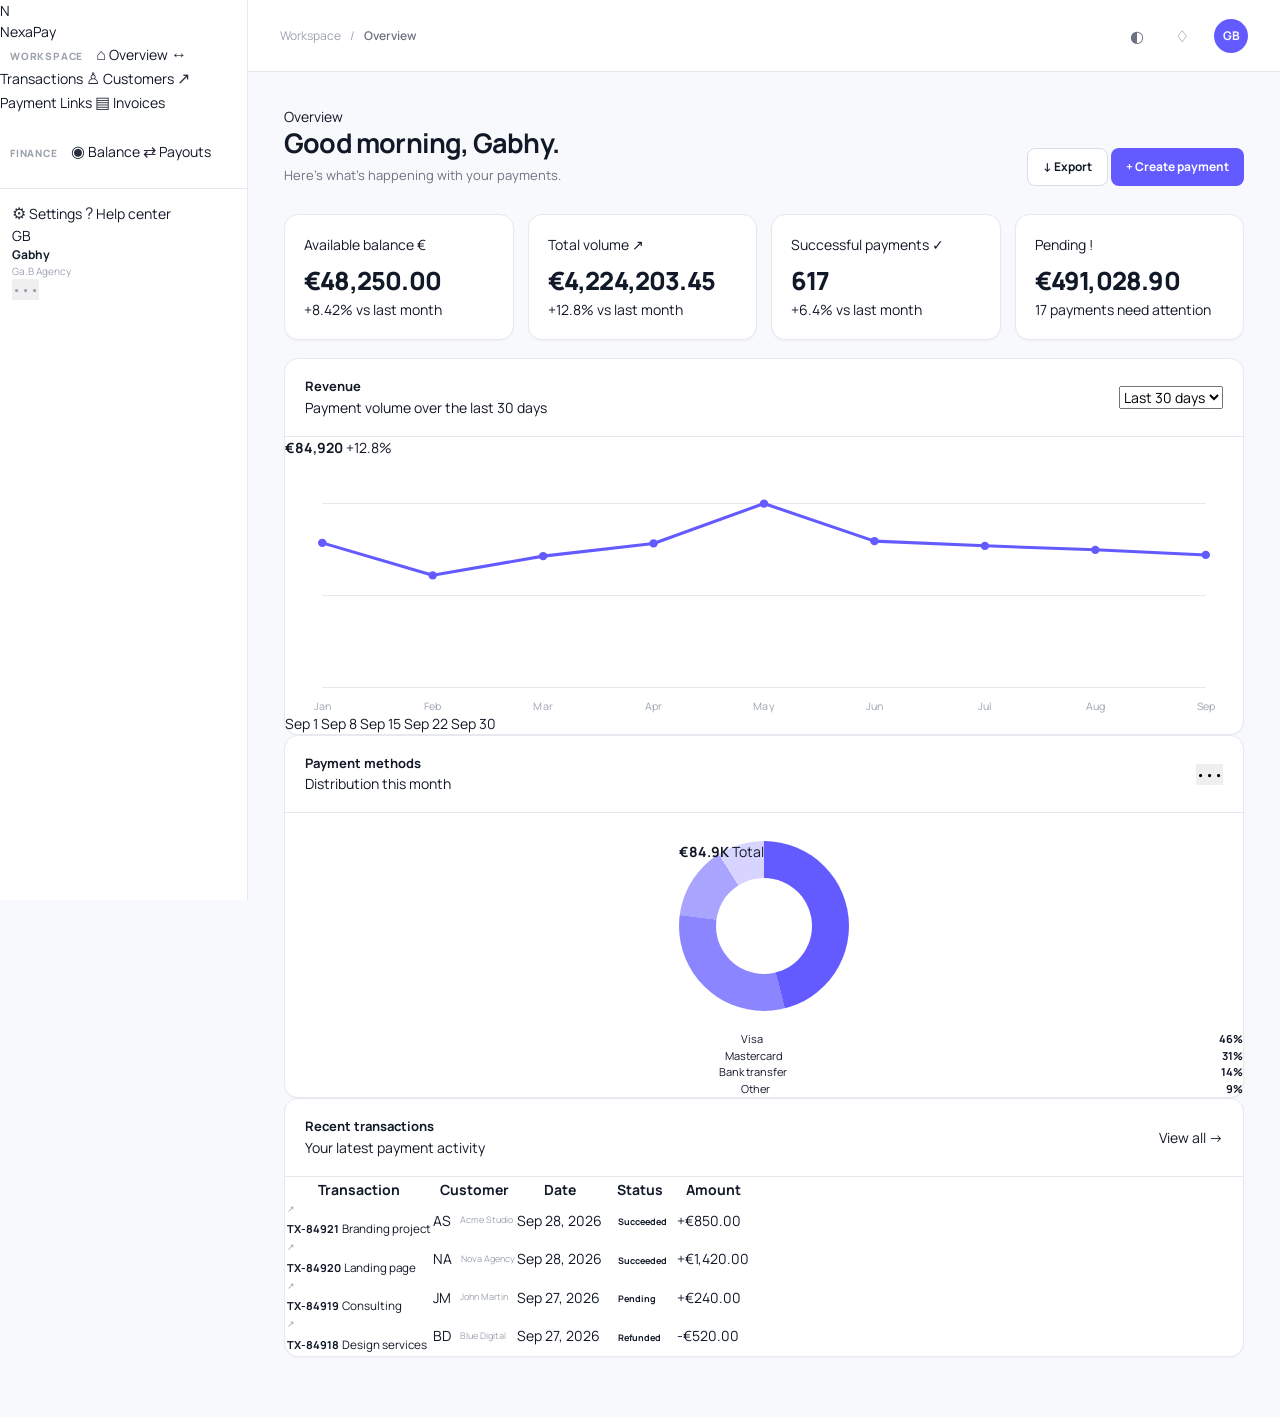
<file: index.html>
<!doctype html>
<html lang="fr">
    <head>
        <meta charset="UTF-8" />
        <meta name="viewport" content="width=device-width, initial-scale=1.0" />

        <title>NexaPay — Overview</title>

        <link rel="preconnect" href="https://fonts.googleapis.com" />
        <link rel="preconnect" href="https://fonts.gstatic.com" crossorigin />
        <link
            href="https://fonts.googleapis.com/css2?family=Manrope:wght@400;500;600;700;800&display=swap"
            rel="stylesheet"
        />

        <link rel="stylesheet" href="css/style.css" />
    </head>

    <body>
        <div class="app">
            <!-- SIDEBAR -->
            <aside class="sidebar" id="sidebar">
                <div class="sidebar-top">
                    <a href="index.html" class="brand">
                        <div class="brand-logo">N</div>
                        <span>NexaPay</span>
                    </a>

                    <nav class="navigation">
                        <div class="nav-section">
                            <span class="nav-label">Workspace</span>

                            <a href="index.html" class="nav-link active">
                                <span class="nav-icon">⌂</span>
                                <span>Overview</span>
                            </a>

                            <a href="transactions.html" class="nav-link">
                                <span class="nav-icon">↔</span>
                                <span>Transactions</span>
                            </a>

                            <a href="customers.html" class="nav-link">
                                <span class="nav-icon">♙</span>
                                <span>Customers</span>
                            </a>

                            <a href="payment-links.html" class="nav-link">
                                <span class="nav-icon">↗</span>
                                <span>Payment Links</span>
                            </a>

                            <a href="invoices.html" class="nav-link">
                                <span class="nav-icon">▤</span>
                                <span>Invoices</span>
                            </a>
                        </div>

                        <div class="nav-section">
                            <span class="nav-label">Finance</span>

                            <a href="#" class="nav-link">
                                <span class="nav-icon">◉</span>
                                <span>Balance</span>
                            </a>

                            <a href="#" class="nav-link">
                                <span class="nav-icon">⇄</span>
                                <span>Payouts</span>
                            </a>
                        </div>
                    </nav>
                </div>

                <div class="sidebar-bottom">
                    <a href="settings.html" class="nav-link">
                        <span class="nav-icon">⚙</span>
                        <span>Settings</span>
                    </a>

                    <a href="#" class="nav-link">
                        <span class="nav-icon">?</span>
                        <span>Help center</span>
                    </a>

                    <div class="user-profile">
                        <div class="avatar">GB</div>

                        <div class="user-info">
                            <strong>Gabhy</strong>
                            <span>Ga.B Agency</span>
                        </div>

                        <button class="user-more">•••</button>
                    </div>
                </div>
            </aside>

            <!-- MAIN -->
            <main class="main">
                <!-- TOPBAR -->
                <header class="topbar">
                    <button class="mobile-menu" id="mobileMenu">☰</button>

                    <div class="breadcrumb">
                        <span>Workspace</span>
                        <span>/</span>
                        <strong>Overview</strong>
                    </div>

                    <div class="topbar-actions">
                        <button
                            class="icon-button"
                            id="themeToggle"
                            aria-label="Changer le thème"
                        >
                            ☾
                        </button>

                        <button class="icon-button notification-button">
                            ♢
                            <span class="notification-dot"></span>
                        </button>

                        <button class="topbar-avatar">GB</button>
                    </div>
                </header>

                <!-- CONTENT -->
                <div class="content">
                    <div class="page-header">
                        <div>
                            <span class="eyebrow">Overview</span>
                            <h1>Good morning, Gabhy.</h1>
                            <p>Here's what's happening with your payments.</p>
                        </div>

                        <div class="page-actions">
                            <button class="secondary-button">↓ Export</button>

                            <button class="primary-button">
                                + Create payment
                            </button>
                        </div>
                    </div>

                    <!-- KPI CARDS -->
                    <section class="stats-grid">
                        <article class="stat-card">
                            <div class="stat-top">
                                <span class="stat-title"
                                    >Available balance</span
                                >
                                <span class="stat-icon">€</span>
                            </div>

                            <div class="stat-value">€48,250.00</div>

                            <div class="stat-footer">
                                <span class="positive">+8.42%</span>
                                <span>vs last month</span>
                            </div>
                        </article>

                        <article class="stat-card">
                            <div class="stat-top">
                                <span class="stat-title">Total volume</span>
                                <span class="stat-icon">↗</span>
                            </div>

                            <div class="stat-value">€684,920.00</div>

                            <div class="stat-footer">
                                <span class="positive">+12.8%</span>
                                <span>vs last month</span>
                            </div>
                        </article>

                        <article class="stat-card">
                            <div class="stat-top">
                                <span class="stat-title"
                                    >Successful payments</span
                                >
                                <span class="stat-icon">✓</span>
                            </div>

                            <div class="stat-value">1,284</div>

                            <div class="stat-footer">
                                <span class="positive">+6.4%</span>
                                <span>vs last month</span>
                            </div>
                        </article>

                        <article class="stat-card">
                            <div class="stat-top">
                                <span class="stat-title">Pending</span>
                                <span class="stat-icon warning">!</span>
                            </div>

                            <div class="stat-value">€3,840.00</div>

                            <div class="stat-footer">
                                <span class="warning-text">17 payments</span>
                                <span>need attention</span>
                            </div>
                        </article>
                    </section>

                    <!-- MAIN ANALYTICS -->
                    <section class="analytics-grid">
                        <article class="card revenue-card">
                            <div class="card-header">
                                <div>
                                    <h2>Revenue</h2>
                                    <p>Payment volume over the last 30 days</p>
                                </div>

                                <select class="period-select">
                                    <option>Last 30 days</option>
                                    <option>Last 7 days</option>
                                    <option>Last 90 days</option>
                                </select>
                            </div>

                            <div class="revenue-summary">
                                <strong>€84,920</strong>
                                <span class="positive">+12.8%</span>
                            </div>

                            <div class="chart-placeholder">
                                <div class="chart-y-axis">
                                    <span>€10k</span>
                                    <span>€7.5k</span>
                                    <span>€5k</span>
                                    <span>€2.5k</span>
                                    <span>€0</span>
                                </div>

                                <div class="chart-area">
                                    <div class="chart-grid-line line-1"></div>
                                    <div class="chart-grid-line line-2"></div>
                                    <div class="chart-grid-line line-3"></div>
                                    <div class="chart-grid-line line-4"></div>
                                    <div class="chart-grid-line line-5"></div>

                                    <svg
                                        class="revenue-line"
                                        viewBox="0 0 800 250"
                                        preserveAspectRatio="none"
                                    >
                                        <defs>
                                            <linearGradient
                                                id="chartGradient"
                                                x1="0"
                                                y1="0"
                                                x2="0"
                                                y2="1"
                                            >
                                                <stop
                                                    offset="0%"
                                                    stop-opacity=".18"
                                                />

                                                <stop
                                                    offset="100%"
                                                    stop-opacity="0"
                                                />
                                            </linearGradient>
                                        </defs>

                                        <path
                                            class="chart-fill"
                                            d="M0 190
                                       C40 180 60 165 90 175
                                       S140 145 175 160
                                       S220 125 255 140
                                       S300 100 335 120
                                       S380 95 420 110
                                       S470 65 510 90
                                       S560 75 600 85
                                       S650 45 690 65
                                       S750 30 800 45
                                       L800 250
                                       L0 250 Z"
                                        />

                                        <path
                                            class="chart-path"
                                            d="M0 190
                                       C40 180 60 165 90 175
                                       S140 145 175 160
                                       S220 125 255 140
                                       S300 100 335 120
                                       S380 95 420 110
                                       S470 65 510 90
                                       S560 75 600 85
                                       S650 45 690 65
                                       S750 30 800 45"
                                        />
                                    </svg>

                                    <div class="chart-tooltip">
                                        <span>Sep 24</span>
                                        <strong>€8,420</strong>
                                    </div>
                                </div>
                            </div>

                            <div class="chart-labels">
                                <span>Sep 1</span>
                                <span>Sep 8</span>
                                <span>Sep 15</span>
                                <span>Sep 22</span>
                                <span>Sep 30</span>
                            </div>
                        </article>

                        <!-- PAYMENT METHODS -->
                        <article class="card payment-methods-card">
                            <div class="card-header">
                                <div>
                                    <h2>Payment methods</h2>
                                    <p>Distribution this month</p>
                                </div>

                                <button class="more-button">•••</button>
                            </div>

                            <div class="donut-wrapper">
                                <div class="donut-chart">
                                    <div class="donut-center">
                                        <strong>€84.9K</strong>
                                        <span>Total</span>
                                    </div>
                                </div>
                            </div>

                            <div class="payment-legend">
                                <div class="legend-item">
                                    <span class="legend-color purple"></span>
                                    <span>Visa</span>
                                    <strong>46%</strong>
                                </div>

                                <div class="legend-item">
                                    <span class="legend-color blue"></span>
                                    <span>Mastercard</span>
                                    <strong>31%</strong>
                                </div>

                                <div class="legend-item">
                                    <span class="legend-color green"></span>
                                    <span>Bank transfer</span>
                                    <strong>14%</strong>
                                </div>

                                <div class="legend-item">
                                    <span class="legend-color gray"></span>
                                    <span>Other</span>
                                    <strong>9%</strong>
                                </div>
                            </div>
                        </article>
                    </section>

                    <!-- TRANSACTIONS -->
                    <section class="card transactions-card">
                        <div class="card-header">
                            <div>
                                <h2>Recent transactions</h2>
                                <p>Your latest payment activity</p>
                            </div>

                            <a href="transactions.html" class="view-all">
                                View all →
                            </a>
                        </div>

                        <div class="table-wrapper">
                            <table>
                                <thead>
                                    <tr>
                                        <th>Transaction</th>
                                        <th>Customer</th>
                                        <th>Date</th>
                                        <th>Status</th>
                                        <th>Amount</th>
                                    </tr>
                                </thead>

                                <tbody>
                                    <tr>
                                        <td>
                                            <div class="transaction-id">
                                                <span class="transaction-icon"
                                                    >↗</span
                                                >
                                                <div>
                                                    <strong>TX-84921</strong>
                                                    <small
                                                        >Branding project</small
                                                    >
                                                </div>
                                            </div>
                                        </td>

                                        <td>
                                            <div class="customer-cell">
                                                <div class="mini-avatar">
                                                    AS
                                                </div>
                                                <span>Acme Studio</span>
                                            </div>
                                        </td>

                                        <td>Sep 28, 2026</td>

                                        <td>
                                            <span class="status success">
                                                <i></i> Succeeded
                                            </span>
                                        </td>

                                        <td class="amount">+€850.00</td>
                                    </tr>

                                    <tr>
                                        <td>
                                            <div class="transaction-id">
                                                <span class="transaction-icon"
                                                    >↗</span
                                                >
                                                <div>
                                                    <strong>TX-84920</strong>
                                                    <small>Landing page</small>
                                                </div>
                                            </div>
                                        </td>

                                        <td>
                                            <div class="customer-cell">
                                                <div class="mini-avatar">
                                                    NA
                                                </div>
                                                <span>Nova Agency</span>
                                            </div>
                                        </td>

                                        <td>Sep 28, 2026</td>

                                        <td>
                                            <span class="status success">
                                                <i></i> Succeeded
                                            </span>
                                        </td>

                                        <td class="amount">+€1,420.00</td>
                                    </tr>

                                    <tr>
                                        <td>
                                            <div class="transaction-id">
                                                <span class="transaction-icon"
                                                    >↗</span
                                                >
                                                <div>
                                                    <strong>TX-84919</strong>
                                                    <small>Consulting</small>
                                                </div>
                                            </div>
                                        </td>

                                        <td>
                                            <div class="customer-cell">
                                                <div class="mini-avatar">
                                                    JM
                                                </div>
                                                <span>John Martin</span>
                                            </div>
                                        </td>

                                        <td>Sep 27, 2026</td>

                                        <td>
                                            <span class="status pending">
                                                <i></i> Pending
                                            </span>
                                        </td>

                                        <td class="amount">+€240.00</td>
                                    </tr>

                                    <tr>
                                        <td>
                                            <div class="transaction-id">
                                                <span class="transaction-icon"
                                                    >↗</span
                                                >
                                                <div>
                                                    <strong>TX-84918</strong>
                                                    <small
                                                        >Design services</small
                                                    >
                                                </div>
                                            </div>
                                        </td>

                                        <td>
                                            <div class="customer-cell">
                                                <div class="mini-avatar">
                                                    BD
                                                </div>
                                                <span>Blue Digital</span>
                                            </div>
                                        </td>

                                        <td>Sep 27, 2026</td>

                                        <td>
                                            <span class="status refunded">
                                                <i></i> Refunded
                                            </span>
                                        </td>

                                        <td class="amount negative">
                                            -€520.00
                                        </td>
                                    </tr>
                                </tbody>
                            </table>
                        </div>
                    </section>
                </div>
            </main>
        </div>

        <script src="js/data.js"></script>
        <script src="js/script.js"></script>
    </body>
</html>
</file>
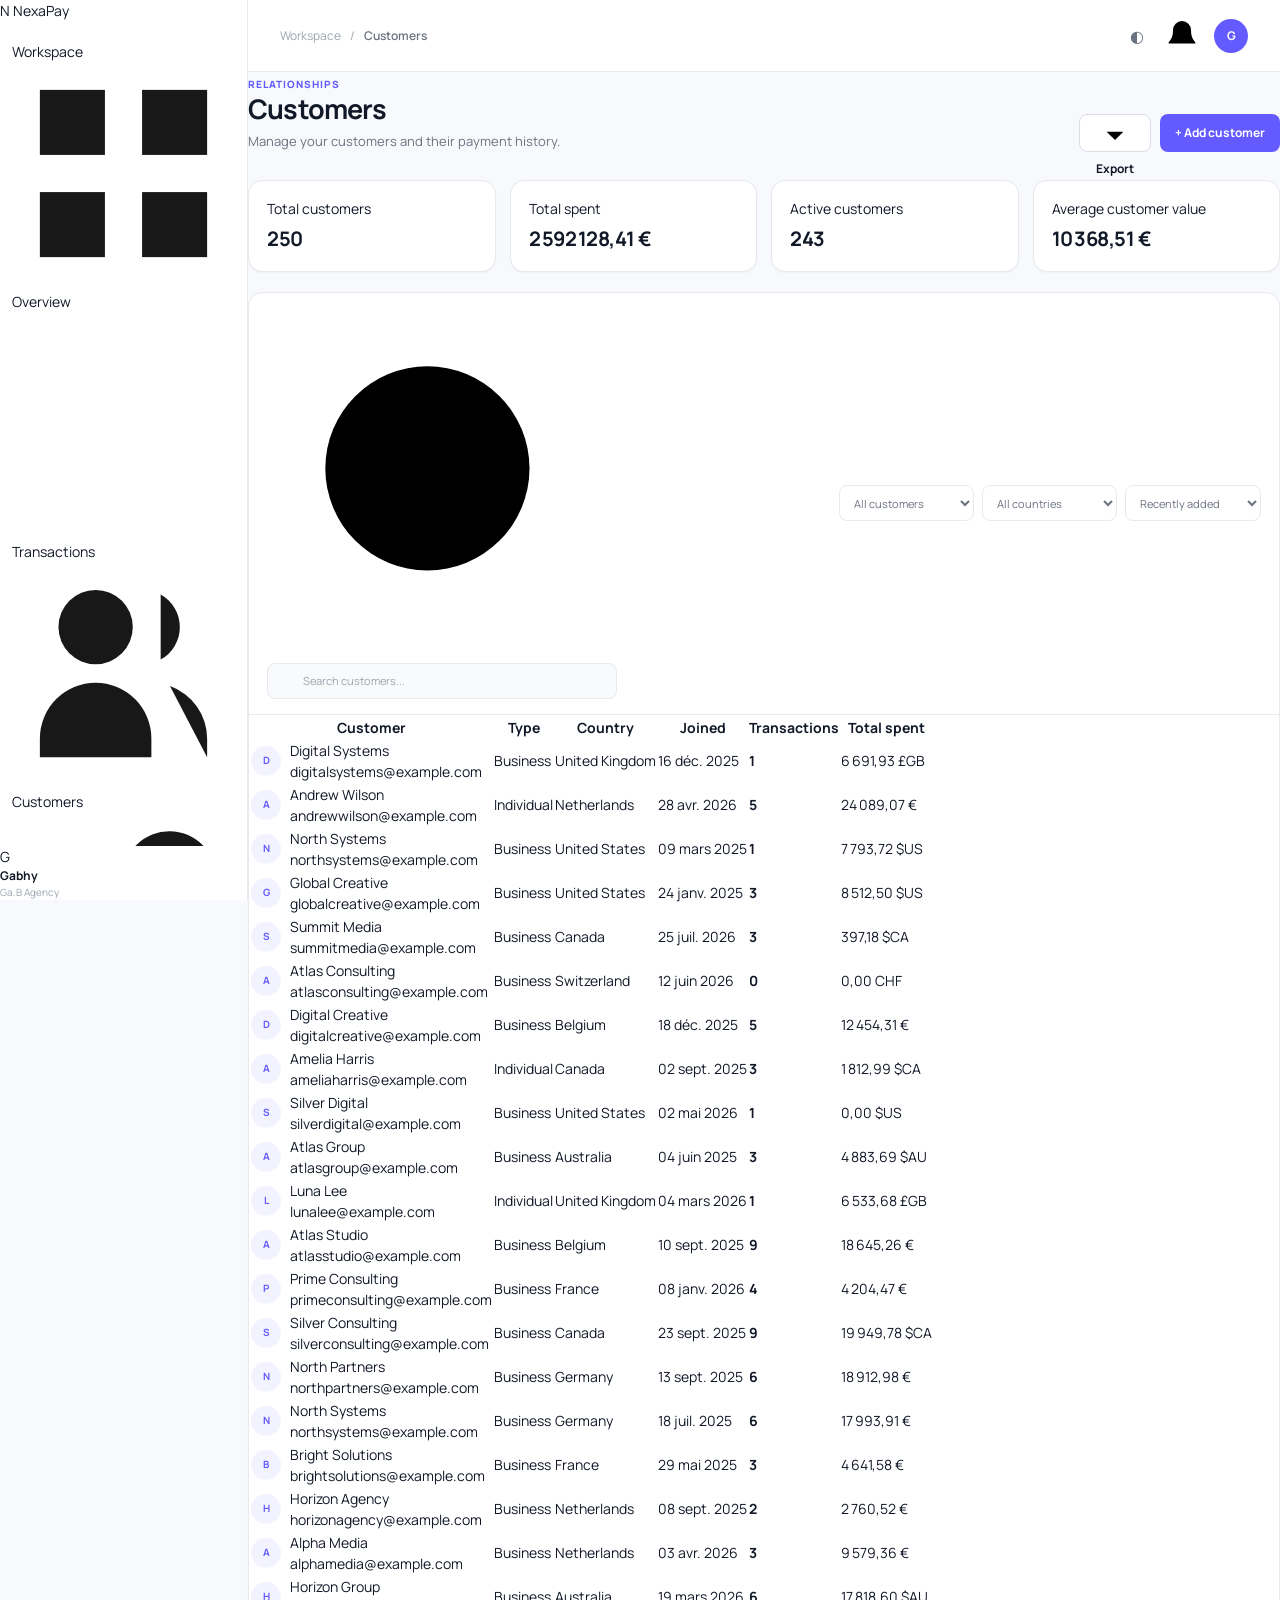
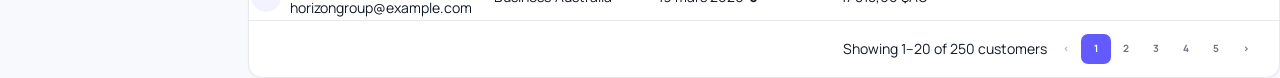
<file: customers.html>
<!doctype html>
<html lang="fr">
    <head>
        <meta charset="UTF-8" />
        <meta name="viewport" content="width=device-width, initial-scale=1.0" />

        <title>NexaPay — Customers</title>

        <link rel="preconnect" href="https://fonts.googleapis.com" />
        <link rel="preconnect" href="https://fonts.gstatic.com" crossorigin />

        <link
            href="https://fonts.googleapis.com/css2?family=Manrope:wght@400;500;600;700;800&display=swap"
            rel="stylesheet"
        />

        <link rel="stylesheet" href="css/style.css" />
    </head>

    <body>
        <!-- =====================================================
         SIDEBAR
    ====================================================== -->

        <aside class="sidebar">
            <div class="sidebar-header">
                <a href="index.html" class="brand">
                    <span class="brand-mark">N</span>

                    <span>NexaPay</span>
                </a>
            </div>

            <nav class="sidebar-nav">
                <div class="nav-section">
                    <span class="nav-section-title"> Workspace </span>

                    <a href="index.html" class="nav-link">
                        <span class="nav-icon">
                            <svg viewBox="0 0 24 24">
                                <rect x="3" y="3" width="7" height="7"></rect>
                                <rect x="14" y="3" width="7" height="7"></rect>
                                <rect x="3" y="14" width="7" height="7"></rect>
                                <rect x="14" y="14" width="7" height="7"></rect>
                            </svg>
                        </span>

                        Overview
                    </a>

                    <a href="transactions.html" class="nav-link">
                        <span class="nav-icon">
                            <svg viewBox="0 0 24 24">
                                <path d="M3 6h18"></path>
                                <path d="M3 12h18"></path>
                                <path d="M3 18h18"></path>
                            </svg>
                        </span>

                        Transactions
                    </a>

                    <a href="customers.html" class="nav-link active">
                        <span class="nav-icon">
                            <svg viewBox="0 0 24 24">
                                <circle cx="9" cy="7" r="4"></circle>
                                <path d="M3 21v-2a6 6 0 0 1 12 0v2"></path>
                                <path d="M16 3.5a4 4 0 0 1 0 7"></path>
                                <path d="M21 21v-2a6 6 0 0 0-4-5.65"></path>
                            </svg>
                        </span>

                        Customers
                    </a>

                    <a href="payment-links.html" class="nav-link">
                        <span class="nav-icon">
                            <svg viewBox="0 0 24 24">
                                <path
                                    d="M10 13a5 5 0 0 0 7.54.54l3-3a5 5 0 0 0-7.07-7.07l-1.72 1.71"
                                ></path>
                                <path
                                    d="M14 11a5 5 0 0 0-7.54-.54l-3 3a5 5 0 0 0 7.07 7.07l1.71-1.71"
                                ></path>
                            </svg>
                        </span>

                        Payment Links
                    </a>

                    <a href="invoices.html" class="nav-link">
                        <span class="nav-icon">
                            <svg viewBox="0 0 24 24">
                                <path d="M6 2h12v20l-3-2-3 2-3-2-3 2z"></path>
                                <path d="M9 7h6"></path>
                                <path d="M9 11h6"></path>
                                <path d="M9 15h4"></path>
                            </svg>
                        </span>

                        Invoices
                    </a>
                </div>

                <div class="nav-section">
                    <span class="nav-section-title"> Finance </span>

                    <a href="#" class="nav-link">
                        <span class="nav-icon">
                            <svg viewBox="0 0 24 24">
                                <rect
                                    x="3"
                                    y="5"
                                    width="18"
                                    height="14"
                                    rx="2"
                                ></rect>
                                <path d="M3 10h18"></path>
                                <path d="M7 15h3"></path>
                            </svg>
                        </span>

                        Balance
                    </a>

                    <a href="#" class="nav-link">
                        <span class="nav-icon">
                            <svg viewBox="0 0 24 24">
                                <path d="M12 3v18"></path>
                                <path
                                    d="M17 7H9.5a3.5 3.5 0 0 0 0 7H15a3.5 3.5 0 0 1 0 7H7"
                                ></path>
                            </svg>
                        </span>

                        Payouts
                    </a>
                </div>

                <div class="nav-section">
                    <span class="nav-section-title"> Manage </span>

                    <a href="settings.html" class="nav-link">
                        <span class="nav-icon">
                            <svg viewBox="0 0 24 24">
                                <circle cx="12" cy="12" r="3"></circle>
                                <path
                                    d="M19.4 15a1.65 1.65 0 0 0 .33 1.82l.06.06-1.4 1.4-.06-.06a1.65 1.65 0 0 0-1.82-.33 1.65 1.65 0 0 0-1 1.51V21h-2v-.09a1.65 1.65 0 0 0-1-1.51 1.65 1.65 0 0 0-1.82.33l-.06.06-1.4-1.4.06-.06A1.65 1.65 0 0 0 9.6 15a1.65 1.65 0 0 0-1.51-1H8v-2h.09a1.65 1.65 0 0 0 1.51-1 1.65 1.65 0 0 0-.33-1.82l-.06-.06 1.4-1.4.06.06a1.65 1.65 0 0 0 1.82.33A1.65 1.65 0 0 0 15 6.09V6h2v.09a1.65 1.65 0 0 0 1 1.51 1.65 1.65 0 0 0 1.82-.33l.06-.06 1.4 1.4-.06.06a1.65 1.65 0 0 0-.33 1.82 1.65 1.65 0 0 0 1.51 1H22v2h-.09a1.65 1.65 0 0 0-1.51 1z"
                                ></path>
                            </svg>
                        </span>

                        Settings
                    </a>

                    <a href="#" class="nav-link">
                        <span class="nav-icon">
                            <svg viewBox="0 0 24 24">
                                <circle cx="12" cy="12" r="9"></circle>
                                <path
                                    d="M9.5 9a2.5 2.5 0 1 1 4.4 1.6c-.9 1-1.9 1.3-1.9 2.9"
                                ></path>
                                <path d="M12 17h.01"></path>
                            </svg>
                        </span>

                        Help center
                    </a>
                </div>
            </nav>

            <div class="sidebar-footer">
                <div class="user-profile">
                    <div class="avatar">G</div>

                    <div class="user-info">
                        <strong> Gabhy </strong>

                        <span> Ga.B Agency </span>
                    </div>
                </div>
            </div>
        </aside>

        <!-- =====================================================
         MAIN
    ====================================================== -->

        <main class="main">
            <!-- TOPBAR -->

            <header class="topbar">
                <div class="topbar-left">
                    <button
                        class="mobile-menu"
                        type="button"
                        aria-label="Open menu"
                    >
                        ☰
                    </button>

                    <div class="breadcrumb">
                        <span> Workspace </span>

                        <span class="breadcrumb-separator"> / </span>

                        <strong> Customers </strong>
                    </div>
                </div>

                <div class="topbar-actions">
                    <button
                        id="themeToggle"
                        class="icon-button"
                        type="button"
                        aria-label="Change theme"
                    >
                        <svg viewBox="0 0 24 24" width="18" height="18"></svg>
                    </button>

                    <button
                        class="icon-button notification-button"
                        type="button"
                        aria-label="Notifications"
                    >
                        <svg viewBox="0 0 24 24">
                            <path
                                d="M18 8a6 6 0 0 0-12 0c0 7-3 7-3 9h18c0-2-3-2-3-9"
                            ></path>
                            <path d="M10 21h4"></path>
                        </svg>

                        <span class="notification-dot"></span>
                    </button>

                    <div class="topbar-avatar">G</div>
                </div>
            </header>

            <!-- PAGE -->

            <section class="page-content">
                <!-- HEADER -->

                <div class="page-header">
                    <div>
                        <span class="page-eyebrow"> Relationships </span>

                        <h1>Customers</h1>

                        <p>Manage your customers and their payment history.</p>
                    </div>

                    <div class="page-header-actions">
                        <button
                            class="secondary-button"
                            id="exportCustomers"
                            type="button"
                        >
                            <svg viewBox="0 0 24 24">
                                <path d="M12 3v12"></path>
                                <path d="m7 10 5 5 5-5"></path>
                                <path d="M5 21h14"></path>
                            </svg>

                            Export
                        </button>

                        <button
                            class="primary-button"
                            id="addCustomerButton"
                            type="button"
                        >
                            + Add customer
                        </button>
                    </div>
                </div>

                <!-- SUMMARY -->

                <div class="transaction-summary-grid">
                    <div class="mini-stat-card">
                        <span> Total customers </span>

                        <strong id="customerCount"> — </strong>
                    </div>

                    <div class="mini-stat-card">
                        <span> Total spent </span>

                        <strong id="customerRevenue"> — </strong>
                    </div>

                    <div class="mini-stat-card">
                        <span> Active customers </span>

                        <strong id="activeCustomers"> — </strong>
                    </div>

                    <div class="mini-stat-card">
                        <span> Average customer value </span>

                        <strong id="averageCustomerValue"> — </strong>
                    </div>
                </div>

                <!-- CUSTOMER TABLE -->

                <div class="table-card">
                    <div class="table-toolbar">
                        <div class="search-box">
                            <svg viewBox="0 0 24 24">
                                <circle cx="11" cy="11" r="7"></circle>
                                <path d="m20 20-4-4"></path>
                            </svg>

                            <input
                                type="search"
                                id="customerSearch"
                                placeholder="Search customers..."
                                autocomplete="off"
                            />
                        </div>

                        <div class="filter-group">
                            <select
                                id="customerTypeFilter"
                                class="filter-select"
                            >
                                <option value="all">All customers</option>

                                <option value="business">Businesses</option>

                                <option value="individual">Individuals</option>
                            </select>

                            <select
                                id="customerCountryFilter"
                                class="filter-select"
                            >
                                <option value="all">All countries</option>
                            </select>

                            <select id="customerSort" class="filter-select">
                                <option value="recent">Recently added</option>

                                <option value="spent">Highest spending</option>

                                <option value="transactions">
                                    Most transactions
                                </option>

                                <option value="name">Name A–Z</option>
                            </select>
                        </div>
                    </div>

                    <div class="table-wrapper">
                        <table class="transaction-table" id="customersTable">
                            <thead>
                                <tr>
                                    <th>Customer</th>

                                    <th>Type</th>

                                    <th>Country</th>

                                    <th>Joined</th>

                                    <th>Transactions</th>

                                    <th>Total spent</th>
                                </tr>
                            </thead>

                            <tbody id="customersTableBody">
                                <!-- JS -->
                            </tbody>
                        </table>
                    </div>

                    <div class="empty-state" id="customersEmptyState" hidden>
                        <div class="empty-state-icon">⌕</div>

                        <h3>No customers found</h3>

                        <p>Try changing your search or filters.</p>
                    </div>

                    <div class="pagination">
                        <div
                            class="pagination-info"
                            id="customerPaginationInfo"
                        >
                            —
                        </div>

                        <div
                            class="pagination-buttons"
                            id="customerPaginationButtons"
                        ></div>
                    </div>
                </div>
            </section>
        </main>

        <!-- =====================================================
         SCRIPTS
    ====================================================== -->

        <script src="js/data.js"></script>

        <script src="js/script.js"></script>

        <script>
            document.addEventListener("DOMContentLoaded", () => {
                const data = window.NexaPayData;

                if (!data) return;

                const customers = data.customers;

                const transactions = data.transactions;

                /* =========================================
                   ELEMENTS
                ========================================= */

                const search = document.querySelector("#customerSearch");

                const typeFilter = document.querySelector(
                    "#customerTypeFilter"
                );

                const countryFilter = document.querySelector(
                    "#customerCountryFilter"
                );

                const sortSelect = document.querySelector("#customerSort");

                const tableBody = document.querySelector("#customersTableBody");

                const emptyState = document.querySelector(
                    "#customersEmptyState"
                );

                const paginationInfo = document.querySelector(
                    "#customerPaginationInfo"
                );

                const paginationButtons = document.querySelector(
                    "#customerPaginationButtons"
                );

                const customerCount = document.querySelector("#customerCount");

                const customerRevenue =
                    document.querySelector("#customerRevenue");

                const activeCustomers =
                    document.querySelector("#activeCustomers");

                const averageValue = document.querySelector(
                    "#averageCustomerValue"
                );

                const ROWS_PER_PAGE = 20;

                let currentPage = 1;

                let filteredCustomers = [...customers];

                /* =========================================
                   FORMAT
                ========================================= */

                function money(amount, currency = "EUR") {
                    return new Intl.NumberFormat("fr-FR", {
                        style: "currency",
                        currency,
                        maximumFractionDigits: 2
                    }).format(amount);
                }

                function number(value) {
                    return new Intl.NumberFormat("fr-FR").format(value);
                }

                function escapeHTML(value) {
                    return String(value)
                        .replaceAll("&", "&amp;")
                        .replaceAll("<", "&lt;")
                        .replaceAll(">", "&gt;")
                        .replaceAll('"', "&quot;")
                        .replaceAll("'", "&#039;");
                }

                /* =========================================
                   COUNTRY FILTER
                ========================================= */

                function populateCountries() {
                    const countries = [
                        ...new Set(customers.map(customer => customer.country))
                    ].sort();

                    countries.forEach(country => {
                        const option = document.createElement("option");

                        option.value = country;

                        option.textContent = country;

                        countryFilter.appendChild(option);
                    });
                }

                /* =========================================
                   SUMMARY
                ========================================= */

                function renderSummary() {
                    const total = customers.length;

                    const totalSpent = customers.reduce(
                        (sum, customer) => sum + customer.totalSpent,
                        0
                    );

                    const active = customers.filter(
                        customer => customer.transactionCount > 0
                    ).length;

                    const average = total ? totalSpent / total : 0;

                    customerCount.textContent = number(total);

                    customerRevenue.textContent = money(totalSpent);

                    activeCustomers.textContent = number(active);

                    averageValue.textContent = money(average);
                }

                /* =========================================
                   FILTERING
                ========================================= */

                function applyFilters() {
                    const query = search.value.trim().toLowerCase();

                    const type = typeFilter.value;

                    const country = countryFilter.value;

                    const sort = sortSelect.value;

                    filteredCustomers = customers.filter(customer => {
                        const searchable = [
                            customer.id,

                            customer.name,

                            customer.email,

                            customer.company,

                            customer.country
                        ]
                            .join(" ")
                            .toLowerCase();

                        if (query && !searchable.includes(query)) {
                            return false;
                        }

                        if (type !== "all" && customer.type !== type) {
                            return false;
                        }

                        if (country !== "all" && customer.country !== country) {
                            return false;
                        }

                        return true;
                    });

                    /* SORT */

                    filteredCustomers.sort((a, b) => {
                        if (sort === "spent") {
                            return b.totalSpent - a.totalSpent;
                        }

                        if (sort === "transactions") {
                            return b.transactionCount - a.transactionCount;
                        }

                        if (sort === "name") {
                            return a.name.localeCompare(b.name);
                        }

                        return new Date(b.createdAt) - new Date(a.createdAt);
                    });

                    currentPage = 1;

                    renderTable();
                }

                /* =========================================
                   TABLE
                ========================================= */

                function renderTable() {
                    const total = filteredCustomers.length;

                    const totalPages = Math.ceil(total / ROWS_PER_PAGE);

                    if (currentPage > totalPages && totalPages > 0) {
                        currentPage = totalPages;
                    }

                    const start = (currentPage - 1) * ROWS_PER_PAGE;

                    const end = start + ROWS_PER_PAGE;

                    const items = filteredCustomers.slice(start, end);

                    tableBody.innerHTML = items
                        .map(customer => {
                            const avatar = customer.name
                                .charAt(0)
                                .toUpperCase();

                            const typeLabel =
                                customer.type === "business"
                                    ? "Business"
                                    : "Individual";

                            return `

                                    <tr
                                        class="customer-row"
                                        data-id="${escapeHTML(customer.id)}"
                                    >

                                        <td>

                                            <div
                                                class="
                                                    customer-cell
                                                "
                                            >

                                                <div
                                                    class="
                                                        customer-avatar
                                                    "
                                                >
                                                    ${avatar}
                                                </div>


                                                <div>

                                                    <div
                                                        class="
                                                            customer-name
                                                        "
                                                    >
                                                        ${escapeHTML(
                                                            customer.name
                                                        )}
                                                    </div>

                                                    <div
                                                        class="
                                                            customer-email
                                                        "
                                                    >
                                                        ${escapeHTML(
                                                            customer.email
                                                        )}
                                                    </div>

                                                </div>

                                            </div>

                                        </td>


                                        <td>

                                            <span
                                                class="
                                                    customer-type
                                                    customer-type-${escapeHTML(
                                                        customer.type
                                                    )}
                                                "
                                            >
                                                ${typeLabel}
                                            </span>

                                        </td>


                                        <td>

                                            <span
                                                class="
                                                    country-cell
                                                "
                                            >

                                                ${escapeHTML(customer.country)}

                                            </span>

                                        </td>


                                        <td>

                                            ${escapeHTML(
                                                formatDate(customer.createdAt)
                                            )}

                                        </td>


                                        <td>

                                            <strong>
                                                ${number(
                                                    customer.transactionCount
                                                )}
                                            </strong>

                                        </td>


                                        <td
                                            class="amount-cell"
                                        >

                                            ${money(
                                                customer.totalSpent,
                                                customer.currency
                                            )}

                                        </td>

                                    </tr>

                                `;
                        })
                        .join("");

                    if (total === 0) {
                        emptyState.hidden = false;

                        document.querySelector(
                            "#customersTable"
                        ).style.display = "none";
                    } else {
                        emptyState.hidden = true;

                        document.querySelector(
                            "#customersTable"
                        ).style.display = "";
                    }

                    if (total === 0) {
                        paginationInfo.textContent = "0 customers";
                    } else {
                        paginationInfo.textContent = `Showing ${
                            start + 1
                        }–${Math.min(end, total)} of ${number(
                            total
                        )} customers`;
                    }

                    renderPagination(totalPages);

                    attachCustomerEvents();
                }

                /* =========================================
                   PAGINATION
                ========================================= */

                function renderPagination(totalPages) {
                    paginationButtons.innerHTML = "";

                    if (totalPages <= 1) {
                        return;
                    }

                    const previous = createPaginationButton(
                        "‹",
                        currentPage === 1,
                        () => {
                            currentPage--;

                            renderTable();
                        }
                    );

                    paginationButtons.appendChild(previous);

                    let start = Math.max(1, currentPage - 2);

                    let end = Math.min(totalPages, start + 4);

                    if (end - start < 4) {
                        start = Math.max(1, end - 4);
                    }

                    for (let page = start; page <= end; page++) {
                        const button = createPaginationButton(
                            page,
                            false,
                            () => {
                                currentPage = page;

                                renderTable();
                            }
                        );

                        if (page === currentPage) {
                            button.classList.add("active");
                        }

                        paginationButtons.appendChild(button);
                    }

                    const next = createPaginationButton(
                        "›",
                        currentPage === totalPages,
                        () => {
                            currentPage++;

                            renderTable();
                        }
                    );

                    paginationButtons.appendChild(next);
                }

                function createPaginationButton(text, disabled, callback) {
                    const button = document.createElement("button");

                    button.type = "button";

                    button.className = "pagination-button";

                    button.textContent = text;

                    button.disabled = disabled;

                    button.addEventListener("click", callback);

                    return button;
                }

                /* =========================================
                   CUSTOMER DETAIL
                ========================================= */

                function attachCustomerEvents() {
                    document.querySelectorAll(".customer-row").forEach(row => {
                        row.addEventListener("click", () => {
                            const id = row.dataset.id;

                            const customer = customers.find(
                                item => item.id === id
                            );

                            if (customer) {
                                openCustomer(customer);
                            }
                        });
                    });
                }

                function openCustomer(customer) {
                    let modal = document.querySelector("#customerModal");

                    if (!modal) {
                        modal = document.createElement("div");

                        modal.id = "customerModal";

                        modal.className = "transaction-modal";

                        modal.innerHTML = `

                            <div
                                class="modal-overlay"
                            ></div>


                            <div
                                class="
                                    transaction-modal-panel
                                "
                            >

                                <div
                                    class="modal-header"
                                >

                                    <div>

                                        <span
                                            class="
                                                modal-eyebrow
                                            "
                                        >
                                            Customer
                                        </span>

                                        <h2
                                            id="
                                                customerModalTitle
                                            "
                                        ></h2>

                                    </div>


                                    <button
                                        class="modal-close"
                                        type="button"
                                        id="
                                            closeCustomerModal
                                        "
                                    >
                                        ×
                                    </button>

                                </div>


                                <div
                                    id="
                                        customerModalContent
                                    "
                                    class="
                                        modal-content
                                    "
                                ></div>

                            </div>

                        `;

                        document.body.appendChild(modal);

                        modal
                            .querySelector(".modal-overlay")
                            .addEventListener("click", closeCustomer);

                        modal
                            .querySelector("#closeCustomerModal")
                            .addEventListener("click", closeCustomer);
                    }

                    document.querySelector("#customerModalTitle").textContent =
                        customer.name;

                    const customerTransactions = transactions.filter(
                        tx => tx.customerId === customer.id
                    );

                    const recentTransactions = customerTransactions
                        .sort((a, b) => new Date(b.date) - new Date(a.date))
                        .slice(0, 5);

                    document.querySelector("#customerModalContent").innerHTML =
                        `

                            <div
                                class="
                                    customer-profile-header
                                "
                            >

                                <div
                                    class="
                                        large-customer-avatar
                                    "
                                >
                                    ${escapeHTML(
                                        customer.name.charAt(0).toUpperCase()
                                    )}
                                </div>


                                <div>

                                    <h3>
                                        ${escapeHTML(customer.name)}
                                    </h3>

                                    <p>
                                        ${escapeHTML(customer.email)}
                                    </p>

                                    <span>
                                        ${escapeHTML(customer.country)}
                                    </span>

                                </div>

                            </div>


                            <div
                                class="detail-grid"
                            >

                                <div
                                    class="detail-item"
                                >

                                    <span>
                                        Customer ID
                                    </span>

                                    <strong>
                                        ${escapeHTML(customer.id)}
                                    </strong>

                                </div>


                                <div
                                    class="detail-item"
                                >

                                    <span>
                                        Type
                                    </span>

                                    <strong>
                                        ${escapeHTML(customer.type)}
                                    </strong>

                                </div>


                                <div
                                    class="detail-item"
                                >

                                    <span>
                                        Company
                                    </span>

                                    <strong>
                                        ${escapeHTML(customer.company || "—")}
                                    </strong>

                                </div>


                                <div
                                    class="detail-item"
                                >

                                    <span>
                                        Currency
                                    </span>

                                    <strong>
                                        ${escapeHTML(customer.currency)}
                                    </strong>

                                </div>


                                <div
                                    class="detail-item"
                                >

                                    <span>
                                        Transactions
                                    </span>

                                    <strong>
                                        ${number(customer.transactionCount)}
                                    </strong>

                                </div>


                                <div
                                    class="detail-item"
                                >

                                    <span>
                                        Total spent
                                    </span>

                                    <strong>
                                        ${money(
                                            customer.totalSpent,
                                            customer.currency
                                        )}
                                    </strong>

                                </div>

                            </div>


                            <div
                                class="
                                    customer-transactions
                                "
                            >

                                <h3>
                                    Recent transactions
                                </h3>


                                ${
                                    recentTransactions.length
                                        ? recentTransactions
                                              .map(
                                                  tx => `

                                                    <div
                                                        class="
                                                            customer-transaction-row
                                                        "
                                                    >

                                                        <div>

                                                            <strong>
                                                                ${escapeHTML(
                                                                    tx.description
                                                                )}
                                                            </strong>

                                                            <span>
                                                                ${escapeHTML(
                                                                    tx.dateTimeFormatted
                                                                )}
                                                            </span>

                                                        </div>


                                                        <strong>
                                                            ${money(
                                                                tx.amount,
                                                                tx.currency
                                                            )}
                                                        </strong>

                                                    </div>

                                                `
                                              )
                                              .join("")
                                        : `
                                                <p>
                                                    No transactions yet.
                                                </p>
                                            `
                                }

                            </div>

                        `;

                    requestAnimationFrame(() => {
                        modal.classList.add("visible");

                        document.body.classList.add("modal-open");
                    });
                }

                function closeCustomer() {
                    const modal = document.querySelector("#customerModal");

                    if (!modal) return;

                    modal.classList.remove("visible");

                    document.body.classList.remove("modal-open");
                }

                /* =========================================
                   EXPORT
                ========================================= */

                document
                    .querySelector("#exportCustomers")
                    .addEventListener("click", () => {
                        const headers = [
                            "ID",
                            "Name",
                            "Email",
                            "Company",
                            "Type",
                            "Country",
                            "Currency",
                            "Transactions",
                            "Total spent"
                        ];

                        const rows = customers.map(customer => [
                            customer.id,

                            customer.name,

                            customer.email,

                            customer.company,

                            customer.type,

                            customer.country,

                            customer.currency,

                            customer.transactionCount,

                            customer.totalSpent
                        ]);

                        const csv = [
                            headers.join(","),

                            ...rows.map(row =>
                                row
                                    .map(
                                        value =>
                                            `"${String(value).replaceAll(
                                                '"',
                                                '""'
                                            )}"`
                                    )
                                    .join(",")
                            )
                        ].join("\n");

                        const blob = new Blob([csv], {
                            type: "text/csv;charset=utf-8;"
                        });

                        const url = URL.createObjectURL(blob);

                        const link = document.createElement("a");

                        link.href = url;

                        link.download = "nexapay-customers.csv";

                        document.body.appendChild(link);

                        link.click();

                        link.remove();

                        URL.revokeObjectURL(url);
                    });

                /* =========================================
                   ADD CUSTOMER
                ========================================= */

                document
                    .querySelector("#addCustomerButton")
                    .addEventListener("click", () => {
                        alert("Customer creation flow — bientôt disponible.");
                    });

                /* =========================================
                   EVENTS
                ========================================= */

                search.addEventListener("input", applyFilters);

                typeFilter.addEventListener("change", applyFilters);

                countryFilter.addEventListener("change", applyFilters);

                sortSelect.addEventListener("change", applyFilters);

                document.addEventListener("keydown", event => {
                    if (event.key === "Escape") {
                        closeCustomer();
                    }
                });

                /* =========================================
                   DATE FORMATTER
                ========================================= */

                function formatDate(date) {
                    return new Intl.DateTimeFormat("fr-FR", {
                        day: "2-digit",
                        month: "short",
                        year: "numeric"
                    }).format(new Date(date));
                }

                /* =========================================
                   INIT
                ========================================= */

                populateCountries();

                renderSummary();

                renderTable();
            });
        </script>
    </body>
</html>
</file>
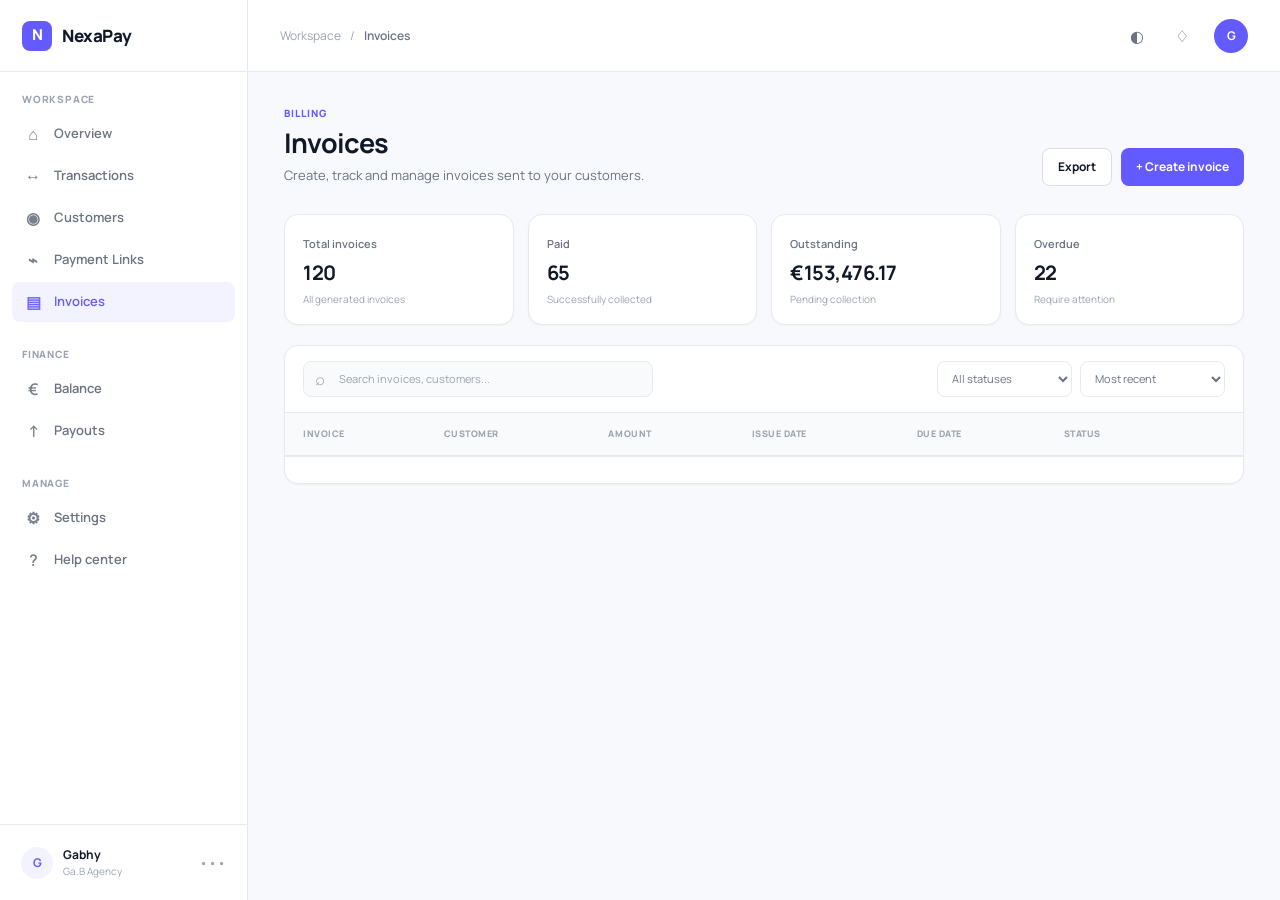
<file: invoices.html>
<!doctype html>
<html lang="fr">
    <head>
        <meta charset="UTF-8" />
        <meta name="viewport" content="width=device-width, initial-scale=1.0" />

        <title>NexaPay — Invoices</title>

        <link rel="preconnect" href="https://fonts.googleapis.com" />
        <link rel="preconnect" href="https://fonts.gstatic.com" crossorigin />
        <link
            href="https://fonts.googleapis.com/css2?family=Manrope:wght@400;500;600;700;800&display=swap"
            rel="stylesheet"
        />

        <link rel="stylesheet" href="css/style.css" />
    </head>

    <body>
        <div class="app">
            <!-- SIDEBAR -->
            <aside class="sidebar" id="sidebar">
                <div class="sidebar-logo">
                    <div class="logo-mark">N</div>
                    <span>NexaPay</span>
                </div>

                <nav class="sidebar-nav">
                    <div class="nav-section">
                        <div class="nav-label">Workspace</div>

                        <a href="index.html" class="nav-item">
                            <span class="nav-icon">⌂</span>
                            <span>Overview</span>
                        </a>

                        <a href="transactions.html" class="nav-item">
                            <span class="nav-icon">↔</span>
                            <span>Transactions</span>
                        </a>

                        <a href="customers.html" class="nav-item">
                            <span class="nav-icon">◉</span>
                            <span>Customers</span>
                        </a>

                        <a href="payment-links.html" class="nav-item">
                            <span class="nav-icon">⌁</span>
                            <span>Payment Links</span>
                        </a>

                        <a href="invoices.html" class="nav-item active">
                            <span class="nav-icon">▤</span>
                            <span>Invoices</span>
                        </a>
                    </div>

                    <div class="nav-section">
                        <div class="nav-label">Finance</div>

                        <a href="#" class="nav-item">
                            <span class="nav-icon">€</span>
                            <span>Balance</span>
                        </a>

                        <a href="#" class="nav-item">
                            <span class="nav-icon">↑</span>
                            <span>Payouts</span>
                        </a>
                    </div>

                    <div class="nav-section">
                        <div class="nav-label">Manage</div>

                        <a href="settings.html" class="nav-item">
                            <span class="nav-icon">⚙</span>
                            <span>Settings</span>
                        </a>

                        <a href="#" class="nav-item">
                            <span class="nav-icon">?</span>
                            <span>Help center</span>
                        </a>
                    </div>
                </nav>

                <div class="sidebar-bottom">
                    <div class="workspace-user">
                        <div class="user-avatar">G</div>

                        <div class="user-info">
                            <strong>Gabhy</strong>
                            <span>Ga.B Agency</span>
                        </div>

                        <span class="user-more">•••</span>
                    </div>
                </div>
            </aside>

            <!-- MAIN -->
            <main class="main">
                <!-- TOPBAR -->
                <header class="topbar">
                    <div class="topbar-left">
                        <button class="mobile-menu" id="menuToggle">☰</button>

                        <div class="breadcrumb">
                            <span>Workspace</span>
                            <span>/</span>
                            <strong>Invoices</strong>
                        </div>
                    </div>

                    <div class="topbar-actions">
                        <button
                            class="icon-button"
                            id="themeToggle"
                            title="Changer le thème"
                        >
                            ◐
                        </button>

                        <button class="icon-button" title="Notifications">
                            ♢
                        </button>

                        <div class="topbar-avatar">G</div>
                    </div>
                </header>

                <!-- CONTENT -->
                <section class="content">
                    <!-- HEADER -->
                    <div class="page-header">
                        <div>
                            <div class="page-eyebrow">Billing</div>

                            <h1>Invoices</h1>

                            <p>
                                Create, track and manage invoices sent to your
                                customers.
                            </p>
                        </div>

                        <div class="page-header-actions">
                            <button
                                class="secondary-button"
                                id="exportInvoices"
                            >
                                Export
                            </button>

                            <button class="primary-button" id="createInvoice">
                                + Create invoice
                            </button>
                        </div>
                    </div>

                    <!-- SUMMARY -->
                    <div class="transaction-summary-grid">
                        <div class="mini-stat-card">
                            <span class="mini-stat-label">Total invoices</span>
                            <strong id="totalInvoices">0</strong>
                            <small>All generated invoices</small>
                        </div>

                        <div class="mini-stat-card">
                            <span class="mini-stat-label">Paid</span>
                            <strong id="paidInvoices">0</strong>
                            <small>Successfully collected</small>
                        </div>

                        <div class="mini-stat-card">
                            <span class="mini-stat-label">Outstanding</span>
                            <strong id="outstandingInvoices">€0.00</strong>
                            <small>Pending collection</small>
                        </div>

                        <div class="mini-stat-card">
                            <span class="mini-stat-label">Overdue</span>
                            <strong id="overdueInvoices">0</strong>
                            <small>Require attention</small>
                        </div>
                    </div>

                    <!-- TABLE CARD -->
                    <div class="table-card">
                        <!-- TOOLBAR -->
                        <div class="table-toolbar">
                            <div class="search-box">
                                <span class="search-icon">⌕</span>

                                <input
                                    type="search"
                                    id="invoiceSearch"
                                    placeholder="Search invoices, customers..."
                                    autocomplete="off"
                                />
                            </div>

                            <div class="filter-group">
                                <select id="statusFilter" class="filter-select">
                                    <option value="all">All statuses</option>
                                    <option value="paid">Paid</option>
                                    <option value="pending">Pending</option>
                                    <option value="overdue">Overdue</option>
                                    <option value="draft">Draft</option>
                                </select>

                                <select id="sortFilter" class="filter-select">
                                    <option value="recent">Most recent</option>
                                    <option value="oldest">Oldest</option>
                                    <option value="amount-high">
                                        Amount: high to low
                                    </option>
                                    <option value="amount-low">
                                        Amount: low to high
                                    </option>
                                    <option value="customer">
                                        Customer A–Z
                                    </option>
                                </select>
                            </div>
                        </div>

                        <!-- TABLE -->
                        <div class="table-wrapper">
                            <table class="data-table">
                                <thead>
                                    <tr>
                                        <th>Invoice</th>
                                        <th>Customer</th>
                                        <th>Amount</th>
                                        <th>Issue date</th>
                                        <th>Due date</th>
                                        <th>Status</th>
                                        <th></th>
                                    </tr>
                                </thead>

                                <tbody id="invoicesTableBody">
                                    <!-- Generated by JS -->
                                </tbody>
                            </table>
                        </div>

                        <!-- PAGINATION -->
                        <div class="pagination" id="invoicePagination">
                            <!-- Generated by JS -->
                        </div>
                    </div>
                </section>
            </main>
        </div>

        <!-- INVOICE MODAL -->
        <div class="modal-overlay" id="invoiceModal">
            <div class="transaction-modal-panel">
                <div class="modal-header">
                    <div>
                        <span class="page-eyebrow">Invoice</span>
                        <h2 id="modalInvoiceId">INV-2026-0001</h2>
                    </div>

                    <button class="modal-close" id="closeInvoiceModal">
                        ×
                    </button>
                </div>

                <div class="modal-content">
                    <div class="invoice-modal-status" id="modalInvoiceStatus">
                        Paid
                    </div>

                    <div class="invoice-total-box">
                        <span>Total</span>

                        <strong id="modalInvoiceAmount"> €0.00 </strong>
                    </div>

                    <div class="detail-grid">
                        <div class="detail-item">
                            <span>Customer</span>
                            <strong id="modalInvoiceCustomer">—</strong>
                        </div>

                        <div class="detail-item">
                            <span>Description</span>
                            <strong id="modalInvoiceDescription">—</strong>
                        </div>

                        <div class="detail-item">
                            <span>Issue date</span>
                            <strong id="modalInvoiceIssueDate">—</strong>
                        </div>

                        <div class="detail-item">
                            <span>Due date</span>
                            <strong id="modalInvoiceDueDate">—</strong>
                        </div>
                    </div>

                    <div class="invoice-actions">
                        <button class="secondary-button" id="downloadInvoice">
                            Download PDF
                        </button>

                        <button class="primary-button" id="sendInvoice">
                            Send invoice
                        </button>
                    </div>
                </div>
            </div>
        </div>

        <!-- SCRIPT -->
        <script src="js/data.js"></script>
        <script src="js/script.js"></script>

        <script>
            "use strict";

            document.addEventListener("DOMContentLoaded", () => {
                const invoices = window.NexaPayData?.invoices || [];

                const tableBody = document.getElementById("invoicesTableBody");
                const pagination = document.getElementById("invoicePagination");

                const searchInput = document.getElementById("invoiceSearch");
                const statusFilter = document.getElementById("statusFilter");
                const sortFilter = document.getElementById("sortFilter");

                const modal = document.getElementById("invoiceModal");
                const closeModal = document.getElementById("closeInvoiceModal");

                const createButton = document.getElementById("createInvoice");
                const exportButton = document.getElementById("exportInvoices");

                let currentPage = 1;
                const perPage = 15;

                let filteredInvoices = [...invoices];

                /* -----------------------------
       HELPERS
    ----------------------------- */

                function escapeHTML(value) {
                    return String(value ?? "")
                        .replace(/&/g, "&amp;")
                        .replace(/</g, "&lt;")
                        .replace(/>/g, "&gt;")
                        .replace(/"/g, "&quot;")
                        .replace(/'/g, "&#039;");
                }

                function formatMoney(amount, currency = "EUR") {
                    return new Intl.NumberFormat("en-US", {
                        style: "currency",
                        currency
                    }).format(amount);
                }

                function formatDate(date) {
                    return new Intl.DateTimeFormat("en-GB", {
                        day: "2-digit",
                        month: "short",
                        year: "numeric"
                    }).format(new Date(date));
                }

                function statusLabel(status) {
                    const labels = {
                        paid: "Paid",
                        pending: "Pending",
                        overdue: "Overdue",
                        draft: "Draft"
                    };

                    return labels[status] || status;
                }

                function statusClass(status) {
                    return `status-${status}`;
                }

                /* -----------------------------
       SUMMARY
    ----------------------------- */

                function updateSummary() {
                    const total = invoices.length;

                    const paid = invoices.filter(
                        invoice => invoice.status === "paid"
                    ).length;

                    const outstanding = invoices
                        .filter(
                            invoice =>
                                invoice.status === "pending" ||
                                invoice.status === "overdue"
                        )
                        .reduce(
                            (sum, invoice) => sum + Number(invoice.amount || 0),
                            0
                        );

                    const overdue = invoices.filter(
                        invoice => invoice.status === "overdue"
                    ).length;

                    document.getElementById("totalInvoices").textContent =
                        total.toLocaleString();

                    document.getElementById("paidInvoices").textContent =
                        paid.toLocaleString();

                    document.getElementById("outstandingInvoices").textContent =
                        formatMoney(outstanding);

                    document.getElementById("overdueInvoices").textContent =
                        overdue.toLocaleString();
                }

                /* -----------------------------
       FILTER + SORT
    ----------------------------- */

                function applyFilters() {
                    const search = searchInput.value.trim().toLowerCase();

                    const status = statusFilter.value;
                    const sort = sortFilter.value;

                    filteredInvoices = invoices.filter(invoice => {
                        const matchesSearch =
                            !search ||
                            invoice.id.toLowerCase().includes(search) ||
                            invoice.customer.toLowerCase().includes(search) ||
                            invoice.description.toLowerCase().includes(search);

                        const matchesStatus =
                            status === "all" || invoice.status === status;

                        return matchesSearch && matchesStatus;
                    });

                    filteredInvoices.sort((a, b) => {
                        switch (sort) {
                            case "oldest":
                                return (
                                    new Date(a.issueDate) -
                                    new Date(b.issueDate)
                                );

                            case "amount-high":
                                return b.amount - a.amount;

                            case "amount-low":
                                return a.amount - b.amount;

                            case "customer":
                                return a.customer.localeCompare(b.customer);

                            case "recent":
                            default:
                                return (
                                    new Date(b.issueDate) -
                                    new Date(a.issueDate)
                                );
                        }
                    });

                    currentPage = 1;

                    renderTable();
                }

                /* -----------------------------
       TABLE
    ----------------------------- */

                function renderTable() {
                    const start = (currentPage - 1) * perPage;

                    const end = start + perPage;

                    const pageInvoices = filteredInvoices.slice(start, end);

                    if (!pageInvoices.length) {
                        tableBody.innerHTML = `
                <tr>
                    <td colspan="7" class="empty-state">
                        No invoices found.
                    </td>
                </tr>
            `;

                        pagination.innerHTML = "";

                        return;
                    }

                    tableBody.innerHTML = pageInvoices
                        .map(invoice => {
                            return `
                <tr class="clickable-row"
                    data-id="${escapeHTML(invoice.id)}">

                    <td>
                        <div class="transaction-id">
                            <strong>
                                ${escapeHTML(invoice.id)}
                            </strong>

                            <span>
                                ${escapeHTML(invoice.description)}
                            </span>
                        </div>
                    </td>


                    <td>
                        <div class="customer-cell">

                            <div class="customer-avatar">
                                ${escapeHTML(
                                    invoice.customer.charAt(0).toUpperCase()
                                )}
                            </div>

                            <div>
                                <strong>
                                    ${escapeHTML(invoice.customer)}
                                </strong>
                            </div>

                        </div>
                    </td>


                    <td>
                        <strong>
                            ${formatMoney(
                                invoice.amount,
                                invoice.currency || "EUR"
                            )}
                        </strong>
                    </td>


                    <td>
                        ${formatDate(invoice.issueDate)}
                    </td>


                    <td>
                        ${formatDate(invoice.dueDate)}
                    </td>


                    <td>
                        <span class="status ${statusClass(invoice.status)}">
                            <span class="status-dot"></span>
                            ${statusLabel(invoice.status)}
                        </span>
                    </td>


                    <td>
                        <button
                            class="row-action invoice-view-button"
                            data-id="${escapeHTML(invoice.id)}"
                            title="View invoice"
                        >
                            →
                        </button>
                    </td>

                </tr>
            `;
                        })
                        .join("");

                    renderPagination();
                }

                /* -----------------------------
       PAGINATION
    ----------------------------- */

                function renderPagination() {
                    const totalPages = Math.ceil(
                        filteredInvoices.length / perPage
                    );

                    if (totalPages <= 1) {
                        pagination.innerHTML = "";

                        return;
                    }

                    let html = `

            <button
                class="pagination-button"
                data-page="${currentPage - 1}"
                ${currentPage === 1 ? "disabled" : ""}
            >
                ←
            </button>

        `;

                    for (let page = 1; page <= totalPages; page++) {
                        if (
                            page === 1 ||
                            page === totalPages ||
                            Math.abs(page - currentPage) <= 1
                        ) {
                            html += `
                    <button
                        class="pagination-button ${
                            page === currentPage ? "active" : ""
                        }"
                        data-page="${page}"
                    >
                        ${page}
                    </button>
                `;
                        } else if (
                            page === currentPage - 2 ||
                            page === currentPage + 2
                        ) {
                            html += `<span class="pagination-dots">...</span>`;
                        }
                    }

                    html += `

            <button
                class="pagination-button"
                data-page="${currentPage + 1}"
                ${currentPage === totalPages ? "disabled" : ""}
            >
                →
            </button>

        `;

                    pagination.innerHTML = html;
                }

                /* -----------------------------
       MODAL
    ----------------------------- */

                function openInvoice(invoiceId) {
                    const invoice = invoices.find(
                        item => item.id === invoiceId
                    );

                    if (!invoice) return;

                    document.getElementById("modalInvoiceId").textContent =
                        invoice.id;

                    document.getElementById("modalInvoiceStatus").textContent =
                        statusLabel(invoice.status);

                    document.getElementById("modalInvoiceStatus").className =
                        `invoice-modal-status ${statusClass(invoice.status)}`;

                    document.getElementById("modalInvoiceAmount").textContent =
                        formatMoney(invoice.amount, invoice.currency || "EUR");

                    document.getElementById(
                        "modalInvoiceCustomer"
                    ).textContent = invoice.customer;

                    document.getElementById(
                        "modalInvoiceDescription"
                    ).textContent = invoice.description;

                    document.getElementById(
                        "modalInvoiceIssueDate"
                    ).textContent = formatDate(invoice.issueDate);

                    document.getElementById("modalInvoiceDueDate").textContent =
                        formatDate(invoice.dueDate);

                    modal.classList.add("open");
                }

                function closeInvoiceModal() {
                    modal.classList.remove("open");
                }

                /* -----------------------------
       EVENTS
    ----------------------------- */

                searchInput.addEventListener("input", applyFilters);

                statusFilter.addEventListener("change", applyFilters);

                sortFilter.addEventListener("change", applyFilters);

                tableBody.addEventListener("click", event => {
                    const row = event.target.closest("[data-id]");

                    if (!row) return;

                    openInvoice(row.dataset.id);
                });

                pagination.addEventListener("click", event => {
                    const button = event.target.closest("[data-page]");

                    if (!button || button.disabled) return;

                    const page = Number(button.dataset.page);

                    if (page < 1) return;

                    const totalPages = Math.ceil(
                        filteredInvoices.length / perPage
                    );

                    if (page > totalPages) return;

                    currentPage = page;

                    renderTable();
                });

                closeModal.addEventListener("click", closeInvoiceModal);

                modal.addEventListener("click", event => {
                    if (event.target === modal) {
                        closeInvoiceModal();
                    }
                });

                document.addEventListener("keydown", event => {
                    if (event.key === "Escape") {
                        closeInvoiceModal();
                    }
                });

                createButton.addEventListener("click", () => {
                    alert("Invoice creation flow — bientôt disponible.");
                });

                document
                    .getElementById("sendInvoice")
                    .addEventListener("click", () => {
                        alert("Invoice sent successfully.");
                    });

                document
                    .getElementById("downloadInvoice")
                    .addEventListener("click", () => {
                        alert("PDF generation — bientôt disponible.");
                    });

                /* -----------------------------
       CSV EXPORT
    ----------------------------- */

                exportButton.addEventListener("click", () => {
                    const headers = [
                        "Invoice ID",
                        "Customer",
                        "Description",
                        "Amount",
                        "Currency",
                        "Status",
                        "Issue Date",
                        "Due Date"
                    ];

                    const rows = invoices.map(invoice => [
                        invoice.id,
                        invoice.customer,
                        invoice.description,
                        invoice.amount,
                        invoice.currency || "EUR",
                        invoice.status,
                        invoice.issueDate,
                        invoice.dueDate
                    ]);

                    const csv = [headers, ...rows]
                        .map(row =>
                            row
                                .map(
                                    value =>
                                        `"${String(value ?? "").replace(
                                            /"/g,
                                            '""'
                                        )}"`
                                )
                                .join(",")
                        )
                        .join("\n");

                    const blob = new Blob([csv], {
                        type: "text/csv;charset=utf-8;"
                    });

                    const url = URL.createObjectURL(blob);

                    const link = document.createElement("a");

                    link.href = url;

                    link.download = "nexapay-invoices.csv";

                    document.body.appendChild(link);

                    link.click();

                    link.remove();

                    URL.revokeObjectURL(url);
                });

                /* -----------------------------
       INITIALIZE
    ----------------------------- */

                updateSummary();
                applyFilters();
            });
        </script>
    </body>
</html>
</file>
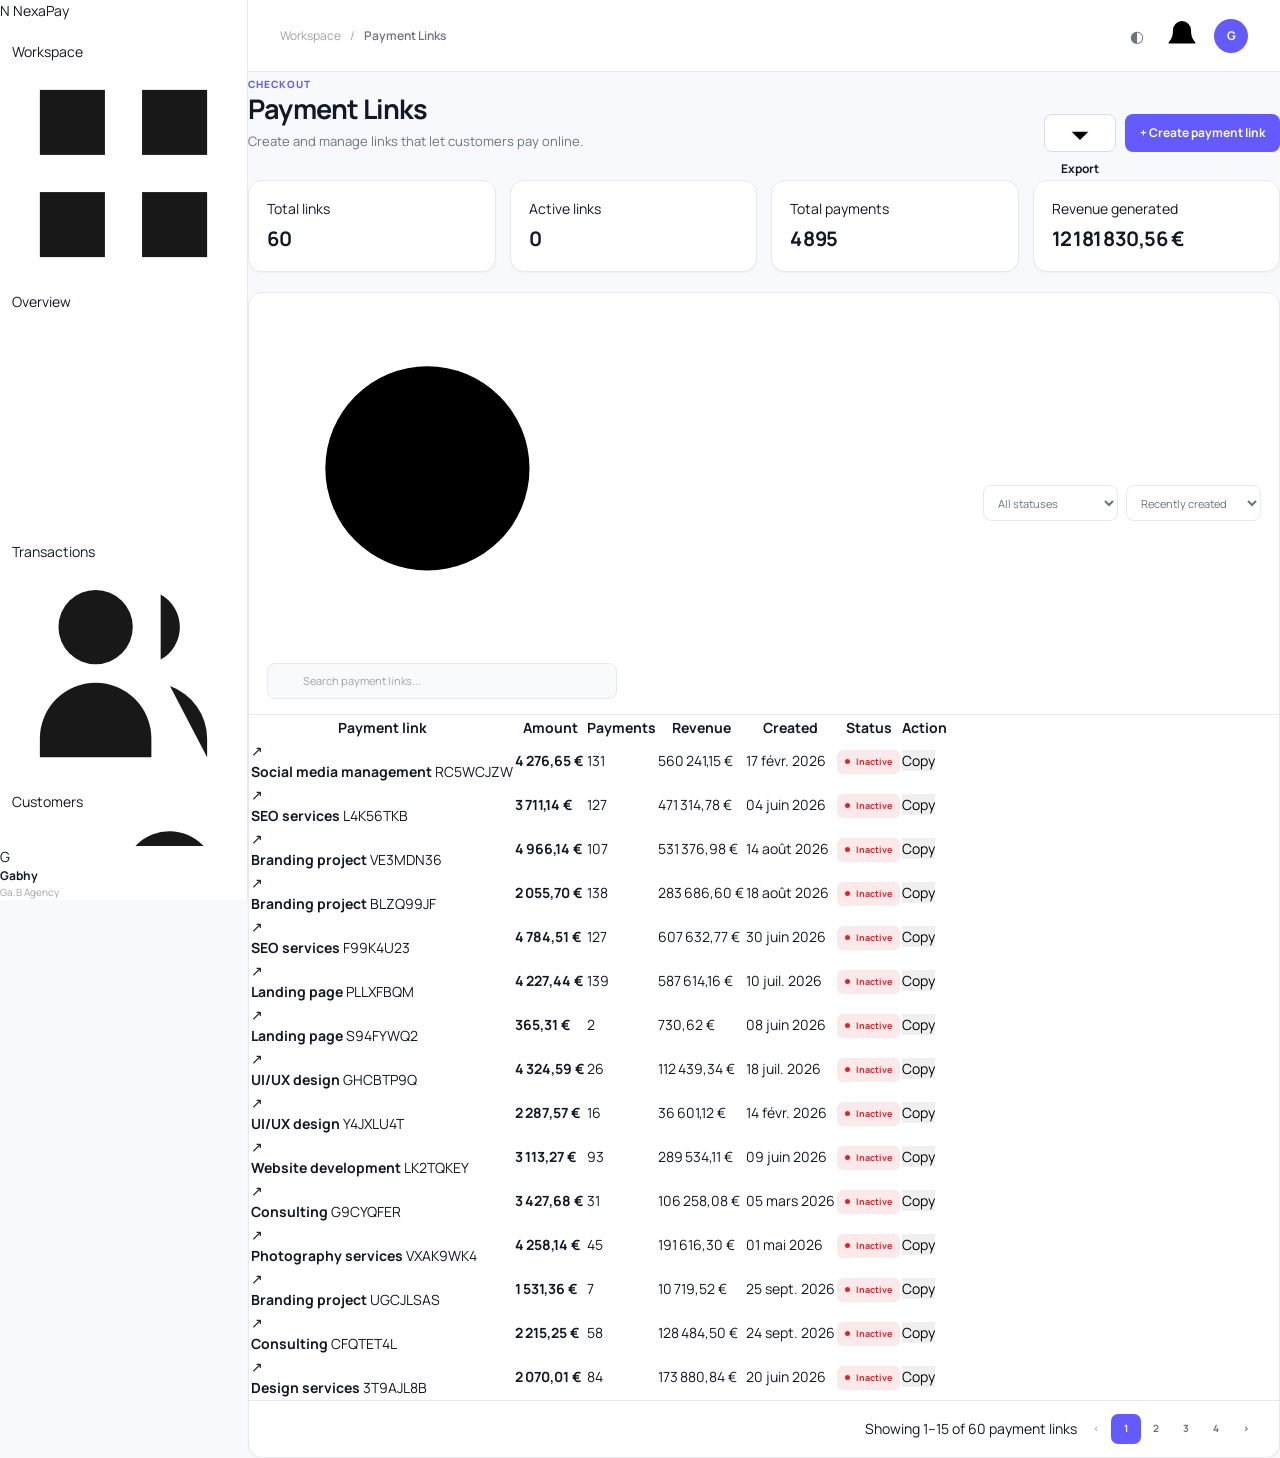
<file: payment-links.html>
<!doctype html>
<html lang="fr">
    <head>
        <meta charset="UTF-8" />
        <meta name="viewport" content="width=device-width, initial-scale=1.0" />

        <title>NexaPay — Payment Links</title>

        <link rel="preconnect" href="https://fonts.googleapis.com" />
        <link rel="preconnect" href="https://fonts.gstatic.com" crossorigin />

        <link
            href="https://fonts.googleapis.com/css2?family=Manrope:wght@400;500;600;700;800&display=swap"
            rel="stylesheet"
        />

        <link rel="stylesheet" href="css/style.css" />
    </head>

    <body>
        <!-- =====================================================
         SIDEBAR
    ====================================================== -->

        <aside class="sidebar">
            <div class="sidebar-header">
                <a href="index.html" class="brand">
                    <span class="brand-mark">N</span>

                    <span>NexaPay</span>
                </a>
            </div>

            <nav class="sidebar-nav">
                <div class="nav-section">
                    <span class="nav-section-title"> Workspace </span>

                    <a href="index.html" class="nav-link">
                        <span class="nav-icon">
                            <svg viewBox="0 0 24 24">
                                <rect x="3" y="3" width="7" height="7"></rect>
                                <rect x="14" y="3" width="7" height="7"></rect>
                                <rect x="3" y="14" width="7" height="7"></rect>
                                <rect x="14" y="14" width="7" height="7"></rect>
                            </svg>
                        </span>

                        Overview
                    </a>

                    <a href="transactions.html" class="nav-link">
                        <span class="nav-icon">
                            <svg viewBox="0 0 24 24">
                                <path d="M3 6h18"></path>
                                <path d="M3 12h18"></path>
                                <path d="M3 18h18"></path>
                            </svg>
                        </span>

                        Transactions
                    </a>

                    <a href="customers.html" class="nav-link">
                        <span class="nav-icon">
                            <svg viewBox="0 0 24 24">
                                <circle cx="9" cy="7" r="4"></circle>
                                <path d="M3 21v-2a6 6 0 0 1 12 0v2"></path>
                                <path d="M16 3.5a4 4 0 0 1 0 7"></path>
                                <path d="M21 21v-2a6 6 0 0 0-4-5.65"></path>
                            </svg>
                        </span>

                        Customers
                    </a>

                    <a href="payment-links.html" class="nav-link active">
                        <span class="nav-icon">
                            <svg viewBox="0 0 24 24">
                                <path
                                    d="M10 13a5 5 0 0 0 7.54.54l3-3a5 5 0 0 0-7.07-7.07l-1.72 1.71"
                                ></path>
                                <path
                                    d="M14 11a5 5 0 0 0-7.54-.54l-3 3a5 5 0 0 0 7.07 7.07l1.71-1.71"
                                ></path>
                            </svg>
                        </span>

                        Payment Links
                    </a>

                    <a href="invoices.html" class="nav-link">
                        <span class="nav-icon">
                            <svg viewBox="0 0 24 24">
                                <path d="M6 2h12v20l-3-2-3 2-3-2-3 2z"></path>
                                <path d="M9 7h6"></path>
                                <path d="M9 11h6"></path>
                                <path d="M9 15h4"></path>
                            </svg>
                        </span>

                        Invoices
                    </a>
                </div>

                <div class="nav-section">
                    <span class="nav-section-title"> Finance </span>

                    <a href="#" class="nav-link">
                        <span class="nav-icon">
                            <svg viewBox="0 0 24 24">
                                <rect
                                    x="3"
                                    y="5"
                                    width="18"
                                    height="14"
                                    rx="2"
                                ></rect>
                                <path d="M3 10h18"></path>
                                <path d="M7 15h3"></path>
                            </svg>
                        </span>

                        Balance
                    </a>

                    <a href="#" class="nav-link">
                        <span class="nav-icon">
                            <svg viewBox="0 0 24 24">
                                <path d="M12 3v18"></path>
                                <path
                                    d="M17 7H9.5a3.5 3.5 0 0 0 0 7H15a3.5 3.5 0 0 1 0 7H7"
                                ></path>
                            </svg>
                        </span>

                        Payouts
                    </a>
                </div>

                <div class="nav-section">
                    <span class="nav-section-title"> Manage </span>

                    <a href="settings.html" class="nav-link">
                        <span class="nav-icon">
                            <svg viewBox="0 0 24 24">
                                <circle cx="12" cy="12" r="3"></circle>
                                <path
                                    d="M19.4 15a1.65 1.65 0 0 0 .33 1.82l.06.06-1.4 1.4-.06-.06a1.65 1.65 0 0 0-1.82-.33 1.65 1.65 0 0 0-1 1.51V21h-2v-.09a1.65 1.65 0 0 0-1-1.51 1.65 1.65 0 0 0-1.82.33l-.06.06-1.4-1.4.06.06A1.65 1.65 0 0 0 9.6 15a1.65 1.65 0 0 0-1.51-1H8v-2h.09a1.65 1.65 0 0 0 1.51-1 1.65 1.65 0 0 0-.33-1.82l-.06-.06 1.4-1.4.06.06a1.65 1.65 0 0 0 1.82.33A1.65 1.65 0 0 0 15 6.09V6h2v.09a1.65 1.65 0 0 0 1 1.51 1.65 1.65 0 0 0 1.82-.33l.06-.06 1.4 1.4-.06.06a1.65 1.65 0 0 0-.33 1.82 1.65 1.65 0 0 0 1.51 1H22v2h-.09a1.65 1.65 0 0 0-1.51 1z"
                                ></path>
                            </svg>
                        </span>

                        Settings
                    </a>

                    <a href="#" class="nav-link">
                        <span class="nav-icon">
                            <svg viewBox="0 0 24 24">
                                <circle cx="12" cy="12" r="9"></circle>
                                <path
                                    d="M9.5 9a2.5 2.5 0 1 1 4.4 1.6c-.9 1-1.9 1.3-1.9 2.9"
                                ></path>
                                <path d="M12 17h.01"></path>
                            </svg>
                        </span>

                        Help center
                    </a>
                </div>
            </nav>

            <div class="sidebar-footer">
                <div class="user-profile">
                    <div class="avatar">G</div>

                    <div class="user-info">
                        <strong> Gabhy </strong>

                        <span> Ga.B Agency </span>
                    </div>
                </div>
            </div>
        </aside>

        <!-- =====================================================
         MAIN
    ====================================================== -->

        <main class="main">
            <!-- TOPBAR -->

            <header class="topbar">
                <div class="topbar-left">
                    <button
                        class="mobile-menu"
                        type="button"
                        aria-label="Open menu"
                    >
                        ☰
                    </button>

                    <div class="breadcrumb">
                        <span> Workspace </span>

                        <span class="breadcrumb-separator"> / </span>

                        <strong> Payment Links </strong>
                    </div>
                </div>

                <div class="topbar-actions">
                    <button
                        id="themeToggle"
                        class="icon-button"
                        type="button"
                        aria-label="Change theme"
                    >
                        <svg viewBox="0 0 24 24" width="18" height="18"></svg>
                    </button>

                    <button
                        class="icon-button notification-button"
                        type="button"
                        aria-label="Notifications"
                    >
                        <svg viewBox="0 0 24 24">
                            <path
                                d="M18 8a6 6 0 0 0-12 0c0 7-3 7-3 9h18c0-2-3-2-3-9"
                            ></path>
                            <path d="M10 21h4"></path>
                        </svg>

                        <span class="notification-dot"></span>
                    </button>

                    <div class="topbar-avatar">G</div>
                </div>
            </header>

            <!-- PAGE -->

            <section class="page-content">
                <!-- HEADER -->

                <div class="page-header">
                    <div>
                        <span class="page-eyebrow"> Checkout </span>

                        <h1>Payment Links</h1>

                        <p>
                            Create and manage links that let customers pay
                            online.
                        </p>
                    </div>

                    <div class="page-header-actions">
                        <button
                            class="secondary-button"
                            id="exportPaymentLinks"
                            type="button"
                        >
                            <svg viewBox="0 0 24 24">
                                <path d="M12 3v12"></path>
                                <path d="m7 10 5 5 5-5"></path>
                                <path d="M5 21h14"></path>
                            </svg>

                            Export
                        </button>

                        <button
                            class="primary-button"
                            id="createPaymentLink"
                            type="button"
                        >
                            + Create payment link
                        </button>
                    </div>
                </div>

                <!-- SUMMARY -->

                <div class="transaction-summary-grid">
                    <div class="mini-stat-card">
                        <span> Total links </span>

                        <strong id="totalLinks"> — </strong>
                    </div>

                    <div class="mini-stat-card">
                        <span> Active links </span>

                        <strong id="activeLinks"> — </strong>
                    </div>

                    <div class="mini-stat-card">
                        <span> Total payments </span>

                        <strong id="totalLinkPayments"> — </strong>
                    </div>

                    <div class="mini-stat-card">
                        <span> Revenue generated </span>

                        <strong id="linkRevenue"> — </strong>
                    </div>
                </div>

                <!-- TABLE -->

                <div class="table-card">
                    <div class="table-toolbar">
                        <div class="search-box">
                            <svg viewBox="0 0 24 24">
                                <circle cx="11" cy="11" r="7"></circle>
                                <path d="m20 20-4-4"></path>
                            </svg>

                            <input
                                type="search"
                                id="linkSearch"
                                placeholder="Search payment links..."
                                autocomplete="off"
                            />
                        </div>

                        <div class="filter-group">
                            <select id="linkStatusFilter" class="filter-select">
                                <option value="all">All statuses</option>

                                <option value="active">Active</option>

                                <option value="inactive">Inactive</option>
                            </select>

                            <select id="linkSort" class="filter-select">
                                <option value="recent">Recently created</option>

                                <option value="revenue">Highest revenue</option>

                                <option value="payments">Most payments</option>

                                <option value="amount">Highest amount</option>

                                <option value="name">Name A–Z</option>
                            </select>
                        </div>
                    </div>

                    <div class="table-wrapper">
                        <table class="transaction-table" id="paymentLinksTable">
                            <thead>
                                <tr>
                                    <th>Payment link</th>

                                    <th>Amount</th>

                                    <th>Payments</th>

                                    <th>Revenue</th>

                                    <th>Created</th>

                                    <th>Status</th>

                                    <th>Action</th>
                                </tr>
                            </thead>

                            <tbody id="paymentLinksTableBody">
                                <!-- JS -->
                            </tbody>
                        </table>
                    </div>

                    <div class="empty-state" id="paymentLinksEmpty" hidden>
                        <div class="empty-state-icon">⌕</div>

                        <h3>No payment links found</h3>

                        <p>Try changing your search or filters.</p>
                    </div>

                    <div class="pagination">
                        <div class="pagination-info" id="linkPaginationInfo">
                            —
                        </div>

                        <div
                            class="pagination-buttons"
                            id="linkPaginationButtons"
                        ></div>
                    </div>
                </div>
            </section>
        </main>

        <!-- =====================================================
         SCRIPTS
    ====================================================== -->

        <script src="js/data.js"></script>

        <script src="js/script.js"></script>

        <script>
            document.addEventListener("DOMContentLoaded", () => {
                const data = window.NexaPayData;

                if (!data) return;

                const links = data.paymentLinks;

                /* =========================================
                   ELEMENTS
                ========================================= */

                const search = document.querySelector("#linkSearch");

                const statusFilter =
                    document.querySelector("#linkStatusFilter");

                const sortSelect = document.querySelector("#linkSort");

                const tableBody = document.querySelector(
                    "#paymentLinksTableBody"
                );

                const emptyState = document.querySelector("#paymentLinksEmpty");

                const paginationInfo = document.querySelector(
                    "#linkPaginationInfo"
                );

                const paginationButtons = document.querySelector(
                    "#linkPaginationButtons"
                );

                const totalLinks = document.querySelector("#totalLinks");

                const activeLinks = document.querySelector("#activeLinks");

                const totalPayments =
                    document.querySelector("#totalLinkPayments");

                const revenue = document.querySelector("#linkRevenue");

                /* =========================================
                   CONFIG
                ========================================= */

                const ROWS_PER_PAGE = 15;

                let currentPage = 1;

                let filteredLinks = [...links];

                /* =========================================
                   FORMAT
                ========================================= */

                function money(amount, currency = "EUR") {
                    return new Intl.NumberFormat("fr-FR", {
                        style: "currency",
                        currency,
                        maximumFractionDigits: 2
                    }).format(amount);
                }

                function number(value) {
                    return new Intl.NumberFormat("fr-FR").format(value);
                }

                function escapeHTML(value) {
                    return String(value)
                        .replaceAll("&", "&amp;")
                        .replaceAll("<", "&lt;")
                        .replaceAll(">", "&gt;")
                        .replaceAll('"', "&quot;")
                        .replaceAll("'", "&#039;");
                }

                function formatDate(date) {
                    return new Intl.DateTimeFormat("fr-FR", {
                        day: "2-digit",
                        month: "short",
                        year: "numeric"
                    }).format(new Date(date));
                }

                /* =========================================
                   SUMMARY
                ========================================= */

                function renderSummary() {
                    const active = links.filter(link => link.active).length;

                    const payments = links.reduce(
                        (sum, link) => sum + link.payments,
                        0
                    );

                    const totalRevenue = links.reduce(
                        (sum, link) => sum + link.revenue,
                        0
                    );

                    totalLinks.textContent = number(links.length);

                    activeLinks.textContent = number(active);

                    totalPayments.textContent = number(payments);

                    revenue.textContent = money(totalRevenue);
                }

                /* =========================================
                   FILTER
                ========================================= */

                function applyFilters() {
                    const query = search.value.trim().toLowerCase();

                    const status = statusFilter.value;

                    const sort = sortSelect.value;

                    filteredLinks = links.filter(link => {
                        const searchable = [
                            link.id,
                            link.title,
                            link.description,
                            link.code
                        ]
                            .join(" ")
                            .toLowerCase();

                        if (query && !searchable.includes(query)) {
                            return false;
                        }

                        if (status === "active" && !link.active) {
                            return false;
                        }

                        if (status === "inactive" && link.active) {
                            return false;
                        }

                        return true;
                    });

                    filteredLinks.sort((a, b) => {
                        if (sort === "revenue") {
                            return b.revenue - a.revenue;
                        }

                        if (sort === "payments") {
                            return b.payments - a.payments;
                        }

                        if (sort === "amount") {
                            return b.amount - a.amount;
                        }

                        if (sort === "name") {
                            return a.title.localeCompare(b.title);
                        }

                        return new Date(b.createdAt) - new Date(a.createdAt);
                    });

                    currentPage = 1;

                    renderTable();
                }

                /* =========================================
                   TABLE
                ========================================= */

                function renderTable() {
                    const total = filteredLinks.length;

                    const totalPages = Math.ceil(total / ROWS_PER_PAGE);

                    if (currentPage > totalPages && totalPages > 0) {
                        currentPage = totalPages;
                    }

                    const start = (currentPage - 1) * ROWS_PER_PAGE;

                    const end = start + ROWS_PER_PAGE;

                    const items = filteredLinks.slice(start, end);

                    tableBody.innerHTML = items
                        .map(
                            link => `

                                <tr
                                    class="
                                        payment-link-row
                                    "
                                    data-id="${escapeHTML(link.id)}"
                                >

                                    <td>

                                        <div
                                            class="
                                                payment-link-cell
                                            "
                                        >

                                            <div
                                                class="
                                                    payment-link-icon
                                                "
                                            >
                                                ↗
                                            </div>


                                            <div>

                                                <strong>
                                                    ${escapeHTML(link.title)}
                                                </strong>

                                                <span>
                                                    ${escapeHTML(link.code)}
                                                </span>

                                            </div>

                                        </div>

                                    </td>


                                    <td>

                                        <strong>
                                            ${money(link.amount, link.currency)}
                                        </strong>

                                    </td>


                                    <td>

                                        ${number(link.payments)}

                                    </td>


                                    <td
                                        class="amount-cell"
                                    >

                                        ${money(link.revenue, link.currency)}

                                    </td>


                                    <td>

                                        ${formatDate(link.createdAt)}

                                    </td>


                                    <td>

                                        <span
                                            class="
                                                status
                                                ${
                                                    link.active
                                                        ? "status-succeeded"
                                                        : "status-refunded"
                                                }
                                            "
                                        >

                                            <span
                                                class="status-dot"
                                            ></span>

                                            ${
                                                link.active
                                                    ? "Active"
                                                    : "Inactive"
                                            }

                                        </span>

                                    </td>


                                    <td>

                                        <button
                                            type="button"
                                            class="
                                                table-action
                                                copy-link-button
                                            "
                                            data-code="${escapeHTML(link.code)}"
                                        >
                                            Copy
                                        </button>

                                    </td>

                                </tr>

                            `
                        )
                        .join("");

                    if (total === 0) {
                        emptyState.hidden = false;

                        document.querySelector(
                            "#paymentLinksTable"
                        ).style.display = "none";
                    } else {
                        emptyState.hidden = true;

                        document.querySelector(
                            "#paymentLinksTable"
                        ).style.display = "";
                    }

                    paginationInfo.textContent =
                        total === 0
                            ? "0 payment links"
                            : `Showing ${start + 1}–${Math.min(
                                  end,
                                  total
                              )} of ${number(total)} payment links`;

                    renderPagination(totalPages);

                    attachActions();
                }

                /* =========================================
                   PAGINATION
                ========================================= */

                function renderPagination(totalPages) {
                    paginationButtons.innerHTML = "";

                    if (totalPages <= 1) {
                        return;
                    }

                    const previous = createButton(
                        "‹",
                        currentPage === 1,
                        () => {
                            currentPage--;

                            renderTable();
                        }
                    );

                    paginationButtons.appendChild(previous);

                    let start = Math.max(1, currentPage - 2);

                    let end = Math.min(totalPages, start + 4);

                    if (end - start < 4) {
                        start = Math.max(1, end - 4);
                    }

                    for (let page = start; page <= end; page++) {
                        const button = createButton(page, false, () => {
                            currentPage = page;

                            renderTable();
                        });

                        if (page === currentPage) {
                            button.classList.add("active");
                        }

                        paginationButtons.appendChild(button);
                    }

                    const next = createButton(
                        "›",
                        currentPage === totalPages,
                        () => {
                            currentPage++;

                            renderTable();
                        }
                    );

                    paginationButtons.appendChild(next);
                }

                function createButton(text, disabled, callback) {
                    const button = document.createElement("button");

                    button.type = "button";

                    button.className = "pagination-button";

                    button.textContent = text;

                    button.disabled = disabled;

                    button.addEventListener("click", callback);

                    return button;
                }

                /* =========================================
                   COPY LINK
                ========================================= */

                function attachActions() {
                    document
                        .querySelectorAll(".copy-link-button")
                        .forEach(button => {
                            button.addEventListener("click", event => {
                                event.stopPropagation();

                                const code = button.dataset.code;

                                /*
                                 * Fictional public
                                 * payment URL.
                                 */

                                const url = `https://pay.nexapay.test/${code}`;

                                if (navigator.clipboard) {
                                    navigator.clipboard
                                        .writeText(url)
                                        .then(() => {
                                            showCopied(button);
                                        })
                                        .catch(() => {
                                            showCopied(button);
                                        });
                                } else {
                                    showCopied(button);
                                }
                            });
                        });

                    document
                        .querySelectorAll(".payment-link-row")
                        .forEach(row => {
                            row.addEventListener("click", event => {
                                if (event.target.closest(".copy-link-button")) {
                                    return;
                                }

                                const id = row.dataset.id;

                                const link = links.find(item => item.id === id);

                                if (link) {
                                    openLinkDetail(link);
                                }
                            });
                        });
                }

                function showCopied(button) {
                    const original = button.textContent;

                    button.textContent = "Copied ✓";

                    button.classList.add("copied");

                    setTimeout(() => {
                        button.textContent = original;

                        button.classList.remove("copied");
                    }, 1600);
                }

                /* =========================================
                   DETAIL MODAL
                ========================================= */

                function openLinkDetail(link) {
                    let modal = document.querySelector("#paymentLinkModal");

                    if (!modal) {
                        modal = document.createElement("div");

                        modal.id = "paymentLinkModal";

                        modal.className = "transaction-modal";

                        modal.innerHTML = `

                            <div
                                class="modal-overlay"
                            ></div>


                            <div
                                class="
                                    transaction-modal-panel
                                "
                            >

                                <div
                                    class="modal-header"
                                >

                                    <div>

                                        <span
                                            class="
                                                modal-eyebrow
                                            "
                                        >
                                            Payment link
                                        </span>

                                        <h2
                                            id="
                                                paymentLinkModalTitle
                                            "
                                        ></h2>

                                    </div>


                                    <button
                                        type="button"
                                        class="modal-close"
                                        id="
                                            closePaymentLinkModal
                                        "
                                    >
                                        ×
                                    </button>

                                </div>


                                <div
                                    id="
                                        paymentLinkModalContent
                                    "
                                    class="modal-content"
                                ></div>

                            </div>

                        `;

                        document.body.appendChild(modal);

                        modal
                            .querySelector(".modal-overlay")
                            .addEventListener("click", closeModal);

                        modal
                            .querySelector("#closePaymentLinkModal")
                            .addEventListener("click", closeModal);
                    }

                    document.querySelector(
                        "#paymentLinkModalTitle"
                    ).textContent = link.title;

                    const publicURL = `https://pay.nexapay.test/${link.code}`;

                    document.querySelector(
                        "#paymentLinkModalContent"
                    ).innerHTML = `

                            <div
                                class="
                                    transaction-detail-amount
                                "
                            >
                                ${money(link.amount, link.currency)}
                            </div>


                            <span
                                class="
                                    status
                                    ${
                                        link.active
                                            ? "status-succeeded"
                                            : "status-refunded"
                                    }
                                "
                            >

                                <span
                                    class="status-dot"
                                ></span>

                                ${link.active ? "Active" : "Inactive"}

                            </span>


                            <p
                                class="
                                    modal-description
                                "
                            >
                                ${escapeHTML(link.description)}
                            </p>


                            <div
                                class="detail-grid"
                            >

                                <div
                                    class="detail-item"
                                >

                                    <span>
                                        Link ID
                                    </span>

                                    <strong>
                                        ${escapeHTML(link.id)}
                                    </strong>

                                </div>


                                <div
                                    class="detail-item"
                                >

                                    <span>
                                        Payments
                                    </span>

                                    <strong>
                                        ${number(link.payments)}
                                    </strong>

                                </div>


                                <div
                                    class="detail-item"
                                >

                                    <span>
                                        Revenue
                                    </span>

                                    <strong>
                                        ${money(link.revenue, link.currency)}
                                    </strong>

                                </div>


                                <div
                                    class="detail-item"
                                >

                                    <span>
                                        Created
                                    </span>

                                    <strong>
                                        ${formatDate(link.createdAt)}
                                    </strong>

                                </div>

                            </div>


                            <div
                                class="
                                    payment-link-preview
                                "
                            >

                                <span>
                                    Public URL
                                </span>

                                <div>

                                    <code>
                                        ${publicURL}
                                    </code>

                                    <button
                                        type="button"
                                        id="
                                            modalCopyLink
                                        "
                                        class="
                                            table-action
                                        "
                                    >
                                        Copy
                                    </button>

                                </div>

                            </div>

                        `;

                    document
                        .querySelector("#modalCopyLink")
                        .addEventListener("click", () => {
                            if (navigator.clipboard) {
                                navigator.clipboard
                                    .writeText(publicURL)
                                    .then(() => {
                                        document.querySelector(
                                            "#modalCopyLink"
                                        ).textContent = "Copied ✓";
                                    });
                            }
                        });

                    requestAnimationFrame(() => {
                        modal.classList.add("visible");

                        document.body.classList.add("modal-open");
                    });
                }

                function closeModal() {
                    const modal = document.querySelector("#paymentLinkModal");

                    if (!modal) return;

                    modal.classList.remove("visible");

                    document.body.classList.remove("modal-open");
                }

                /* =========================================
                   CREATE LINK
                ========================================= */

                document
                    .querySelector("#createPaymentLink")
                    .addEventListener("click", () => {
                        alert(
                            "Payment link creation flow — bientôt disponible."
                        );
                    });

                /* =========================================
                   EXPORT
                ========================================= */

                document
                    .querySelector("#exportPaymentLinks")
                    .addEventListener("click", () => {
                        const headers = [
                            "ID",
                            "Title",
                            "Code",
                            "Amount",
                            "Currency",
                            "Payments",
                            "Revenue",
                            "Active",
                            "Created"
                        ];

                        const rows = links.map(link => [
                            link.id,

                            link.title,

                            link.code,

                            link.amount,

                            link.currency,

                            link.payments,

                            link.revenue,

                            link.active,

                            link.createdAt
                        ]);

                        const csv = [
                            headers.join(","),

                            ...rows.map(row =>
                                row
                                    .map(
                                        value =>
                                            `"${String(value).replaceAll(
                                                '"',
                                                '""'
                                            )}"`
                                    )
                                    .join(",")
                            )
                        ].join("\n");

                        const blob = new Blob([csv], {
                            type: "text/csv;charset=utf-8;"
                        });

                        const url = URL.createObjectURL(blob);

                        const link = document.createElement("a");

                        link.href = url;

                        link.download = "nexapay-payment-links.csv";

                        document.body.appendChild(link);

                        link.click();

                        link.remove();

                        URL.revokeObjectURL(url);
                    });

                /* =========================================
                   EVENTS
                ========================================= */

                search.addEventListener("input", applyFilters);

                statusFilter.addEventListener("change", applyFilters);

                sortSelect.addEventListener("change", applyFilters);

                document.addEventListener("keydown", event => {
                    if (event.key === "Escape") {
                        closeModal();
                    }
                });

                /* =========================================
                   INIT
                ========================================= */

                renderSummary();

                renderTable();
            });
        </script>
    </body>
</html>
</file>
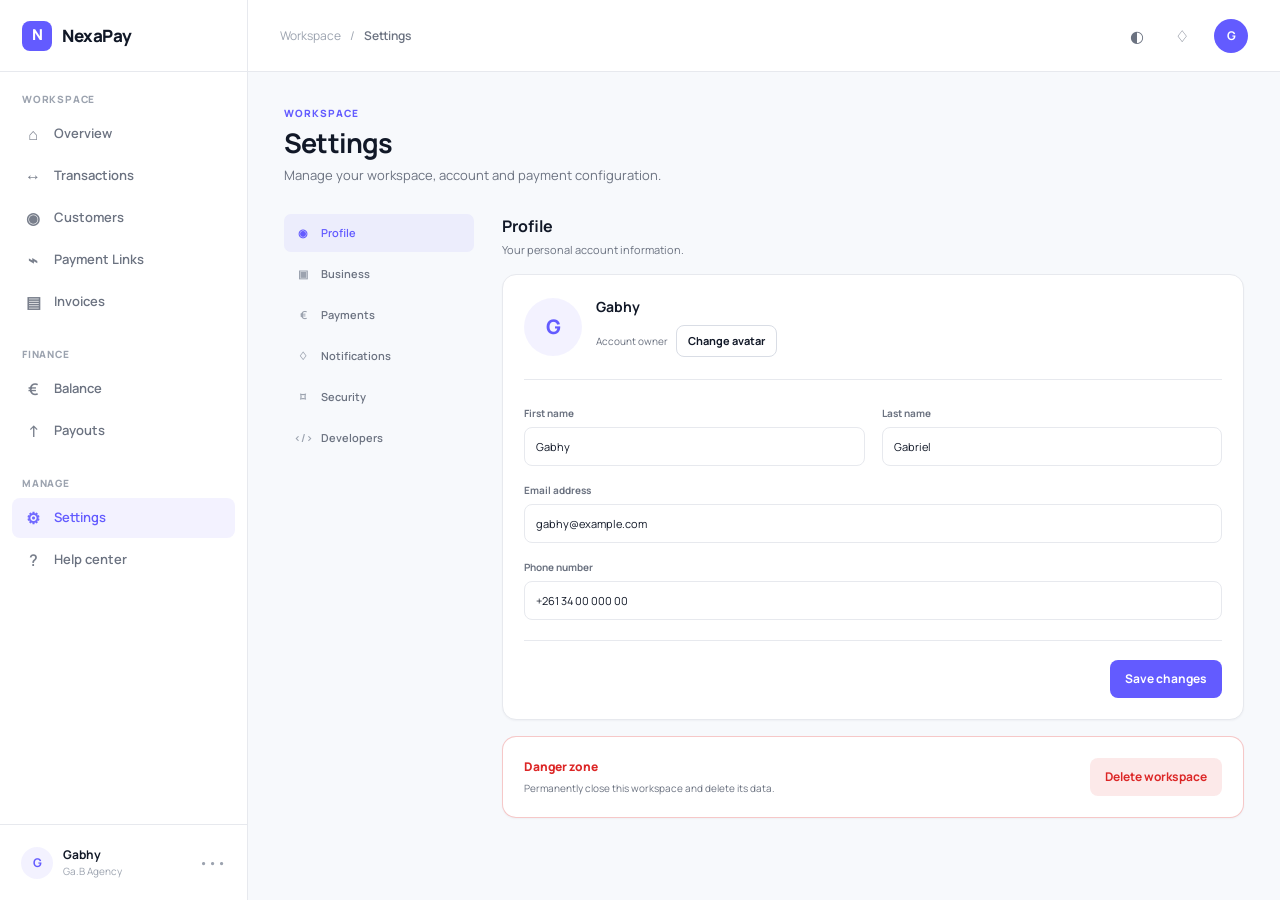
<file: settings.html>
<!doctype html>
<html lang="fr">
    <head>
        <meta charset="UTF-8" />
        <meta name="viewport" content="width=device-width, initial-scale=1.0" />

        <title>NexaPay — Settings</title>

        <link rel="preconnect" href="https://fonts.googleapis.com" />
        <link rel="preconnect" href="https://fonts.gstatic.com" crossorigin />

        <link
            href="https://fonts.googleapis.com/css2?family=Manrope:wght@400;500;600;700;800&display=swap"
            rel="stylesheet"
        />

        <link rel="stylesheet" href="css/style.css" />
    </head>

    <body>
        <div class="app">
            <!-- =========================
         SIDEBAR
    ========================== -->

            <aside class="sidebar" id="sidebar">
                <div class="sidebar-logo">
                    <div class="logo-mark">N</div>
                    <span>NexaPay</span>
                </div>

                <nav class="sidebar-nav">
                    <div class="nav-section">
                        <div class="nav-label">Workspace</div>

                        <a href="index.html" class="nav-item">
                            <span class="nav-icon">⌂</span>
                            <span>Overview</span>
                        </a>

                        <a href="transactions.html" class="nav-item">
                            <span class="nav-icon">↔</span>
                            <span>Transactions</span>
                        </a>

                        <a href="customers.html" class="nav-item">
                            <span class="nav-icon">◉</span>
                            <span>Customers</span>
                        </a>

                        <a href="payment-links.html" class="nav-item">
                            <span class="nav-icon">⌁</span>
                            <span>Payment Links</span>
                        </a>

                        <a href="invoices.html" class="nav-item">
                            <span class="nav-icon">▤</span>
                            <span>Invoices</span>
                        </a>
                    </div>

                    <div class="nav-section">
                        <div class="nav-label">Finance</div>

                        <a href="#" class="nav-item">
                            <span class="nav-icon">€</span>
                            <span>Balance</span>
                        </a>

                        <a href="#" class="nav-item">
                            <span class="nav-icon">↑</span>
                            <span>Payouts</span>
                        </a>
                    </div>

                    <div class="nav-section">
                        <div class="nav-label">Manage</div>

                        <a href="settings.html" class="nav-item active">
                            <span class="nav-icon">⚙</span>
                            <span>Settings</span>
                        </a>

                        <a href="#" class="nav-item">
                            <span class="nav-icon">?</span>
                            <span>Help center</span>
                        </a>
                    </div>
                </nav>

                <div class="sidebar-bottom">
                    <div class="workspace-user">
                        <div class="user-avatar">G</div>

                        <div class="user-info">
                            <strong>Gabhy</strong>
                            <span>Ga.B Agency</span>
                        </div>

                        <span class="user-more"> ••• </span>
                    </div>
                </div>
            </aside>

            <!-- =========================
         MAIN
    ========================== -->

            <main class="main">
                <!-- TOPBAR -->

                <header class="topbar">
                    <div class="topbar-left">
                        <button class="mobile-menu" id="menuToggle">☰</button>

                        <div class="breadcrumb">
                            <span>Workspace</span>

                            <span>/</span>

                            <strong>Settings</strong>
                        </div>
                    </div>

                    <div class="topbar-actions">
                        <button
                            class="icon-button"
                            id="themeToggle"
                            title="Changer le thème"
                        >
                            ◐
                        </button>

                        <button class="icon-button" title="Notifications">
                            ♢
                        </button>

                        <div class="topbar-avatar">G</div>
                    </div>
                </header>

                <!-- =========================
             CONTENT
        ========================== -->

                <section class="content">
                    <div class="page-header">
                        <div>
                            <div class="page-eyebrow">Workspace</div>

                            <h1>Settings</h1>

                            <p>
                                Manage your workspace, account and payment
                                configuration.
                            </p>
                        </div>
                    </div>

                    <!-- SETTINGS LAYOUT -->

                    <div class="settings-layout">
                        <!-- SETTINGS NAV -->

                        <aside class="settings-nav">
                            <button
                                class="settings-nav-item active"
                                data-section="profile"
                            >
                                <span>◉</span>
                                Profile
                            </button>

                            <button
                                class="settings-nav-item"
                                data-section="business"
                            >
                                <span>▣</span>
                                Business
                            </button>

                            <button
                                class="settings-nav-item"
                                data-section="payments"
                            >
                                <span>€</span>
                                Payments
                            </button>

                            <button
                                class="settings-nav-item"
                                data-section="notifications"
                            >
                                <span>♢</span>
                                Notifications
                            </button>

                            <button
                                class="settings-nav-item"
                                data-section="security"
                            >
                                <span>⌑</span>
                                Security
                            </button>

                            <button
                                class="settings-nav-item"
                                data-section="developers"
                            >
                                <span>&lt;/&gt;</span>
                                Developers
                            </button>
                        </aside>

                        <!-- SETTINGS CONTENT -->

                        <div class="settings-content">
                            <!-- =========================
                         PROFILE
                    ========================== -->

                            <section
                                class="settings-section active"
                                id="section-profile"
                            >
                                <div class="settings-section-header">
                                    <div>
                                        <h2>Profile</h2>

                                        <p>
                                            Your personal account information.
                                        </p>
                                    </div>
                                </div>

                                <div class="settings-card">
                                    <div class="profile-settings-header">
                                        <div class="large-user-avatar">G</div>

                                        <div>
                                            <strong> Gabhy </strong>

                                            <span> Account owner </span>

                                            <button
                                                class="secondary-button small"
                                            >
                                                Change avatar
                                            </button>
                                        </div>
                                    </div>

                                    <div class="form-grid">
                                        <div class="form-field">
                                            <label> First name </label>

                                            <input type="text" value="Gabhy" />
                                        </div>

                                        <div class="form-field">
                                            <label> Last name </label>

                                            <input
                                                type="text"
                                                value="Gabriel"
                                            />
                                        </div>

                                        <div class="form-field full">
                                            <label> Email address </label>

                                            <input
                                                type="email"
                                                value="gabhy@example.com"
                                            />
                                        </div>

                                        <div class="form-field full">
                                            <label> Phone number </label>

                                            <input
                                                type="tel"
                                                value="+261 34 00 000 00"
                                            />
                                        </div>
                                    </div>

                                    <div class="settings-card-footer">
                                        <button
                                            class="primary-button"
                                            data-save
                                        >
                                            Save changes
                                        </button>
                                    </div>
                                </div>
                            </section>

                            <!-- =========================
                         BUSINESS
                    ========================== -->

                            <section
                                class="settings-section"
                                id="section-business"
                            >
                                <div class="settings-section-header">
                                    <div>
                                        <h2>Business information</h2>

                                        <p>
                                            Information displayed on invoices
                                            and payment pages.
                                        </p>
                                    </div>
                                </div>

                                <div class="settings-card">
                                    <div class="form-grid">
                                        <div class="form-field full">
                                            <label> Business name </label>

                                            <input
                                                type="text"
                                                value="Ga.B Agency"
                                            />
                                        </div>

                                        <div class="form-field">
                                            <label> Country </label>

                                            <select>
                                                <option selected>
                                                    Madagascar
                                                </option>

                                                <option>France</option>

                                                <option>Belgium</option>

                                                <option>Switzerland</option>
                                            </select>
                                        </div>

                                        <div class="form-field">
                                            <label> Default currency </label>

                                            <select>
                                                <option selected>
                                                    EUR — Euro
                                                </option>

                                                <option>USD — US Dollar</option>

                                                <option>
                                                    GBP — British Pound
                                                </option>
                                            </select>
                                        </div>

                                        <div class="form-field full">
                                            <label> Business address </label>

                                            <input
                                                type="text"
                                                value="Antananarivo, Madagascar"
                                            />
                                        </div>

                                        <div class="form-field">
                                            <label> Tax ID </label>

                                            <input
                                                type="text"
                                                placeholder="Optional"
                                            />
                                        </div>

                                        <div class="form-field">
                                            <label> Website </label>

                                            <input
                                                type="url"
                                                value="https://gab-agency.example"
                                            />
                                        </div>
                                    </div>

                                    <div class="settings-card-footer">
                                        <button
                                            class="primary-button"
                                            data-save
                                        >
                                            Save changes
                                        </button>
                                    </div>
                                </div>
                            </section>

                            <!-- =========================
                         PAYMENTS
                    ========================== -->

                            <section
                                class="settings-section"
                                id="section-payments"
                            >
                                <div class="settings-section-header">
                                    <div>
                                        <h2>Payment settings</h2>

                                        <p>
                                            Configure how your customers can
                                            pay.
                                        </p>
                                    </div>
                                </div>

                                <div class="settings-card">
                                    <div class="settings-card-title">
                                        Payment methods
                                    </div>

                                    <div class="setting-row">
                                        <div class="setting-row-info">
                                            <strong> Visa & Mastercard </strong>

                                            <span>
                                                Accept major debit and credit
                                                cards.
                                            </span>
                                        </div>

                                        <label class="toggle">
                                            <input type="checkbox" checked />

                                            <span></span>
                                        </label>
                                    </div>

                                    <div class="setting-row">
                                        <div class="setting-row-info">
                                            <strong> American Express </strong>

                                            <span>
                                                Allow Amex card payments.
                                            </span>
                                        </div>

                                        <label class="toggle">
                                            <input type="checkbox" checked />

                                            <span></span>
                                        </label>
                                    </div>

                                    <div class="setting-row">
                                        <div class="setting-row-info">
                                            <strong> Bank transfers </strong>

                                            <span>
                                                Allow customers to pay by bank
                                                transfer.
                                            </span>
                                        </div>

                                        <label class="toggle">
                                            <input type="checkbox" checked />

                                            <span></span>
                                        </label>
                                    </div>
                                </div>

                                <div class="settings-card">
                                    <div class="settings-card-title">
                                        Payment behavior
                                    </div>

                                    <div class="form-field">
                                        <label>
                                            Default payment description
                                        </label>

                                        <input
                                            type="text"
                                            value="Payment to Ga.B Agency"
                                        />
                                    </div>

                                    <div class="form-field">
                                        <label> Receipt email </label>

                                        <select>
                                            <option selected>
                                                Automatically send receipts
                                            </option>

                                            <option>Only send manually</option>
                                        </select>
                                    </div>

                                    <div class="settings-card-footer">
                                        <button
                                            class="primary-button"
                                            data-save
                                        >
                                            Save changes
                                        </button>
                                    </div>
                                </div>
                            </section>

                            <!-- =========================
                         NOTIFICATIONS
                    ========================== -->

                            <section
                                class="settings-section"
                                id="section-notifications"
                            >
                                <div class="settings-section-header">
                                    <div>
                                        <h2>Notifications</h2>

                                        <p>
                                            Choose which events should trigger
                                            notifications.
                                        </p>
                                    </div>
                                </div>

                                <div class="settings-card">
                                    <div class="setting-row">
                                        <div class="setting-row-info">
                                            <strong>
                                                Successful payments
                                            </strong>

                                            <span>
                                                Notify me when a payment
                                                succeeds.
                                            </span>
                                        </div>

                                        <label class="toggle">
                                            <input type="checkbox" checked />

                                            <span></span>
                                        </label>
                                    </div>

                                    <div class="setting-row">
                                        <div class="setting-row-info">
                                            <strong> Failed payments </strong>

                                            <span>
                                                Notify me when a payment fails.
                                            </span>
                                        </div>

                                        <label class="toggle">
                                            <input type="checkbox" checked />

                                            <span></span>
                                        </label>
                                    </div>

                                    <div class="setting-row">
                                        <div class="setting-row-info">
                                            <strong> Invoice overdue </strong>

                                            <span>
                                                Notify me when an invoice
                                                becomes overdue.
                                            </span>
                                        </div>

                                        <label class="toggle">
                                            <input type="checkbox" checked />

                                            <span></span>
                                        </label>
                                    </div>

                                    <div class="setting-row">
                                        <div class="setting-row-info">
                                            <strong> Weekly summary </strong>

                                            <span>
                                                Receive a weekly overview of
                                                your account.
                                            </span>
                                        </div>

                                        <label class="toggle">
                                            <input type="checkbox" checked />

                                            <span></span>
                                        </label>
                                    </div>
                                </div>
                            </section>

                            <!-- =========================
                         SECURITY
                    ========================== -->

                            <section
                                class="settings-section"
                                id="section-security"
                            >
                                <div class="settings-section-header">
                                    <div>
                                        <h2>Security</h2>

                                        <p>Protect your NexaPay account.</p>
                                    </div>
                                </div>

                                <div class="settings-card">
                                    <div class="setting-row">
                                        <div class="setting-row-info">
                                            <strong>
                                                Two-factor authentication
                                            </strong>

                                            <span>
                                                Add an additional layer of
                                                security.
                                            </span>
                                        </div>

                                        <label class="toggle">
                                            <input type="checkbox" />

                                            <span></span>
                                        </label>
                                    </div>

                                    <div class="setting-row">
                                        <div class="setting-row-info">
                                            <strong>
                                                Login notifications
                                            </strong>

                                            <span>
                                                Get notified when a new device
                                                signs in.
                                            </span>
                                        </div>

                                        <label class="toggle">
                                            <input type="checkbox" checked />

                                            <span></span>
                                        </label>
                                    </div>
                                </div>

                                <div class="settings-card">
                                    <div class="settings-card-title">
                                        Change password
                                    </div>

                                    <div class="form-grid">
                                        <div class="form-field full">
                                            <label> Current password </label>

                                            <input type="password" />
                                        </div>

                                        <div class="form-field">
                                            <label> New password </label>

                                            <input type="password" />
                                        </div>

                                        <div class="form-field">
                                            <label> Confirm password </label>

                                            <input type="password" />
                                        </div>
                                    </div>

                                    <div class="settings-card-footer">
                                        <button
                                            class="primary-button"
                                            data-save
                                        >
                                            Update password
                                        </button>
                                    </div>
                                </div>
                            </section>

                            <!-- =========================
                         DEVELOPERS
                    ========================== -->

                            <section
                                class="settings-section"
                                id="section-developers"
                            >
                                <div class="settings-section-header">
                                    <div>
                                        <h2>Developers</h2>

                                        <p>
                                            Manage API access and integrations.
                                        </p>
                                    </div>
                                </div>

                                <div class="settings-card">
                                    <div class="settings-card-title">
                                        API keys
                                    </div>

                                    <div class="api-key-row">
                                        <div>
                                            <strong> Publishable key </strong>

                                            <code>
                                                pk_live_51Nexa••••••••••••••
                                            </code>
                                        </div>

                                        <button class="secondary-button small">
                                            Reveal
                                        </button>
                                    </div>

                                    <div class="api-key-row">
                                        <div>
                                            <strong> Secret key </strong>

                                            <code>
                                                sk_live_51Nexa••••••••••••••
                                            </code>
                                        </div>

                                        <button class="secondary-button small">
                                            Reveal
                                        </button>
                                    </div>

                                    <div class="settings-card-footer">
                                        <button
                                            class="secondary-button"
                                            id="createApiKey"
                                        >
                                            + Create new key
                                        </button>
                                    </div>
                                </div>

                                <div class="settings-card">
                                    <div class="settings-card-title">
                                        Webhooks
                                    </div>

                                    <p class="settings-description">
                                        Send payment events to your application
                                        in real time.
                                    </p>

                                    <div class="webhook-placeholder">
                                        <div class="webhook-icon">↗</div>

                                        <div>
                                            <strong>
                                                No webhook endpoints
                                            </strong>

                                            <span>
                                                Connect an endpoint to start
                                                receiving events.
                                            </span>
                                        </div>

                                        <button
                                            class="primary-button"
                                            id="addWebhook"
                                        >
                                            Add endpoint
                                        </button>
                                    </div>
                                </div>
                            </section>

                            <!-- DANGER ZONE -->

                            <section class="settings-card danger-zone">
                                <div>
                                    <div class="settings-card-title">
                                        Danger zone
                                    </div>

                                    <p>
                                        Permanently close this workspace and
                                        delete its data.
                                    </p>
                                </div>

                                <button
                                    class="danger-button"
                                    id="deleteWorkspace"
                                >
                                    Delete workspace
                                </button>
                            </section>
                        </div>
                    </div>
                </section>
            </main>
        </div>

        <!-- =========================
     SCRIPT
========================== -->

        <script src="js/data.js"></script>
        <script src="js/script.js"></script>

        <script>
            "use strict";

            document.addEventListener("DOMContentLoaded", () => {
                const navItems =
                    document.querySelectorAll(".settings-nav-item");

                const sections = document.querySelectorAll(".settings-section");

                /* =========================
       SETTINGS NAVIGATION
    ========================== */

                navItems.forEach(item => {
                    item.addEventListener("click", () => {
                        const target = item.dataset.section;

                        navItems.forEach(nav => {
                            nav.classList.remove("active");
                        });

                        item.classList.add("active");

                        sections.forEach(section => {
                            section.classList.remove("active");
                        });

                        const targetSection = document.getElementById(
                            `section-${target}`
                        );

                        if (targetSection) {
                            targetSection.classList.add("active");
                        }
                    });
                });

                /* =========================
       SAVE BUTTONS
    ========================== */

                document.querySelectorAll("[data-save]").forEach(button => {
                    button.addEventListener("click", () => {
                        const originalText = button.textContent;

                        button.textContent = "Saved ✓";

                        button.disabled = true;

                        setTimeout(() => {
                            button.textContent = originalText;

                            button.disabled = false;
                        }, 1500);
                    });
                });

                /* =========================
       API KEY
    ========================== */

                const createApiKey = document.getElementById("createApiKey");

                if (createApiKey) {
                    createApiKey.addEventListener("click", () => {
                        alert("New API key generation — bientôt disponible.");
                    });
                }

                /* =========================
       WEBHOOK
    ========================== */

                const addWebhook = document.getElementById("addWebhook");

                if (addWebhook) {
                    addWebhook.addEventListener("click", () => {
                        alert("Webhook configuration — bientôt disponible.");
                    });
                }

                /* =========================
       DELETE WORKSPACE
    ========================== */

                const deleteWorkspace =
                    document.getElementById("deleteWorkspace");

                if (deleteWorkspace) {
                    deleteWorkspace.addEventListener("click", () => {
                        const confirmation = confirm(
                            "Are you sure you want to delete this workspace?"
                        );

                        if (confirmation) {
                            alert(
                                "Workspace deletion is disabled in this demo."
                            );
                        }
                    });
                }
            });
        </script>
    </body>
</html>
</file>
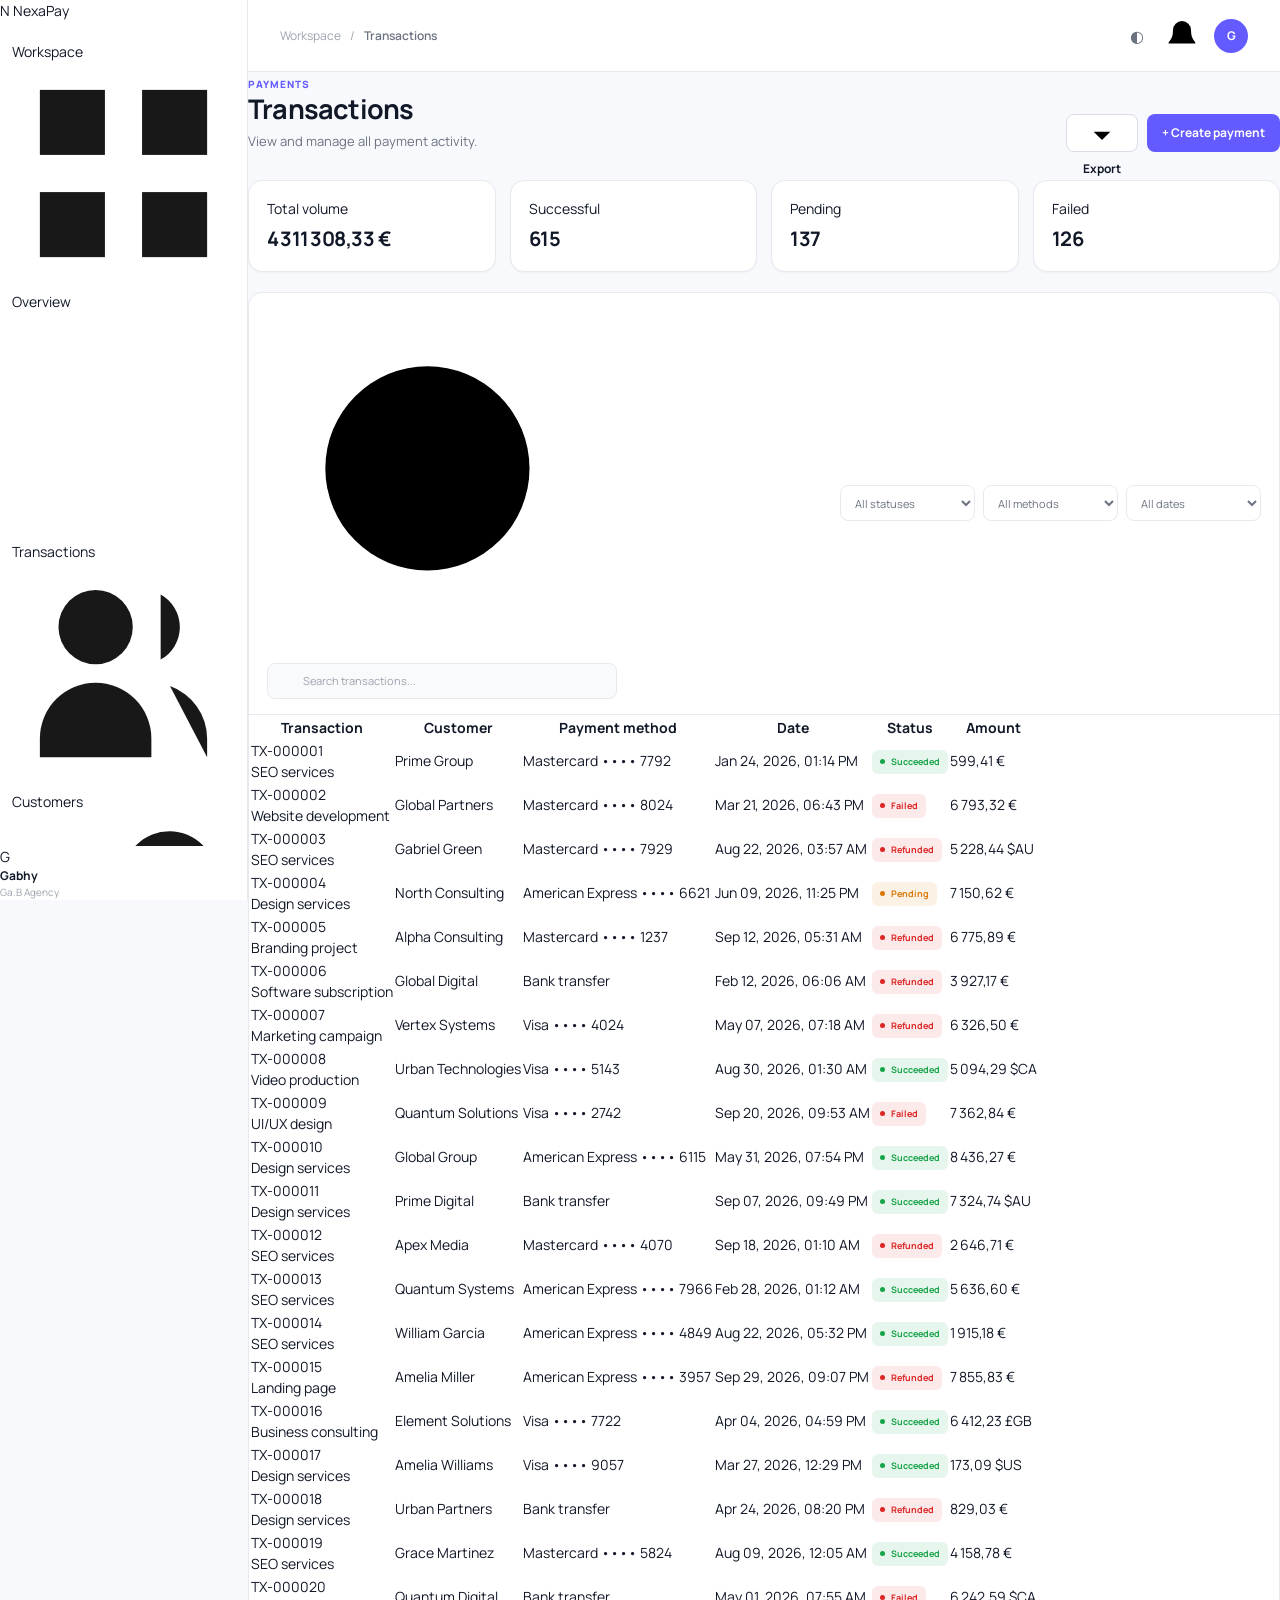
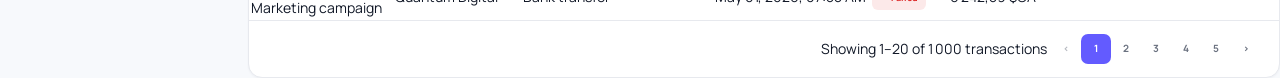
<file: transactions.html>
<!doctype html>
<html lang="fr">
    <head>
        <meta charset="UTF-8" />
        <meta name="viewport" content="width=device-width, initial-scale=1.0" />

        <title>NexaPay — Transactions</title>

        <link rel="preconnect" href="https://fonts.googleapis.com" />
        <link rel="preconnect" href="https://fonts.gstatic.com" crossorigin />

        <link
            href="https://fonts.googleapis.com/css2?family=Manrope:wght@400;500;600;700;800&display=swap"
            rel="stylesheet"
        />

        <link rel="stylesheet" href="css/style.css" />
    </head>

    <body>
        <!-- =====================================================
         SIDEBAR
    ====================================================== -->

        <aside class="sidebar">
            <div class="sidebar-header">
                <a href="index.html" class="brand">
                    <span class="brand-mark">N</span>
                    <span>NexaPay</span>
                </a>
            </div>

            <nav class="sidebar-nav">
                <div class="nav-section">
                    <span class="nav-section-title"> Workspace </span>

                    <a href="index.html" class="nav-link">
                        <span class="nav-icon">
                            <svg viewBox="0 0 24 24">
                                <rect x="3" y="3" width="7" height="7"></rect>
                                <rect x="14" y="3" width="7" height="7"></rect>
                                <rect x="3" y="14" width="7" height="7"></rect>
                                <rect x="14" y="14" width="7" height="7"></rect>
                            </svg>
                        </span>

                        Overview
                    </a>

                    <a href="transactions.html" class="nav-link active">
                        <span class="nav-icon">
                            <svg viewBox="0 0 24 24">
                                <path d="M3 6h18"></path>
                                <path d="M3 12h18"></path>
                                <path d="M3 18h18"></path>
                            </svg>
                        </span>

                        Transactions
                    </a>

                    <a href="customers.html" class="nav-link">
                        <span class="nav-icon">
                            <svg viewBox="0 0 24 24">
                                <circle cx="9" cy="7" r="4"></circle>
                                <path d="M3 21v-2a6 6 0 0 1 12 0v2"></path>
                                <path d="M16 3.5a4 4 0 0 1 0 7"></path>
                                <path d="M21 21v-2a6 6 0 0 0-4-5.65"></path>
                            </svg>
                        </span>

                        Customers
                    </a>

                    <a href="payment-links.html" class="nav-link">
                        <span class="nav-icon">
                            <svg viewBox="0 0 24 24">
                                <path
                                    d="M10 13a5 5 0 0 0 7.54.54l3-3a5 5 0 0 0-7.07-7.07l-1.72 1.71"
                                ></path>
                                <path
                                    d="M14 11a5 5 0 0 0-7.54-.54l-3 3a5 5 0 0 0 7.07 7.07l1.71-1.71"
                                ></path>
                            </svg>
                        </span>

                        Payment Links
                    </a>

                    <a href="invoices.html" class="nav-link">
                        <span class="nav-icon">
                            <svg viewBox="0 0 24 24">
                                <path d="M6 2h12v20l-3-2-3 2-3-2-3 2z"></path>
                                <path d="M9 7h6"></path>
                                <path d="M9 11h6"></path>
                                <path d="M9 15h4"></path>
                            </svg>
                        </span>

                        Invoices
                    </a>
                </div>

                <div class="nav-section">
                    <span class="nav-section-title"> Finance </span>

                    <a href="#" class="nav-link">
                        <span class="nav-icon">
                            <svg viewBox="0 0 24 24">
                                <rect
                                    x="3"
                                    y="5"
                                    width="18"
                                    height="14"
                                    rx="2"
                                ></rect>
                                <path d="M3 10h18"></path>
                                <path d="M7 15h3"></path>
                            </svg>
                        </span>

                        Balance
                    </a>

                    <a href="#" class="nav-link">
                        <span class="nav-icon">
                            <svg viewBox="0 0 24 24">
                                <path d="M12 3v18"></path>
                                <path
                                    d="M17 7H9.5a3.5 3.5 0 0 0 0 7H15a3.5 3.5 0 0 1 0 7H7"
                                ></path>
                            </svg>
                        </span>

                        Payouts
                    </a>
                </div>

                <div class="nav-section">
                    <span class="nav-section-title"> Manage </span>

                    <a href="settings.html" class="nav-link">
                        <span class="nav-icon">
                            <svg viewBox="0 0 24 24">
                                <circle cx="12" cy="12" r="3"></circle>
                                <path
                                    d="M19.4 15a1.65 1.65 0 0 0 .33 1.82l.06.06-1.4 1.4-.06-.06a1.65 1.65 0 0 0-1.82-.33 1.65 1.65 0 0 0-1 1.51V21h-2v-.09a1.65 1.65 0 0 0-1-1.51 1.65 1.65 0 0 0-1.82.33l-.06.06-1.4-1.4.06-.06A1.65 1.65 0 0 0 9.6 15a1.65 1.65 0 0 0-1.51-1H8v-2h.09a1.65 1.65 0 0 0 1.51-1 1.65 1.65 0 0 0-.33-1.82l-.06-.06 1.4-1.4.06.06a1.65 1.65 0 0 0 1.82.33 1.65 1.65 0 0 0 1-1.51V6h2v.09a1.65 1.65 0 0 0 1 1.51 1.65 1.65 0 0 0 1.82-.33l.06-.06 1.4 1.4-.06.06a1.65 1.65 0 0 0-.33 1.82 1.65 1.65 0 0 0 1.51 1H22v2h-.09a1.65 1.65 0 0 0-1.51 1z"
                                ></path>
                            </svg>
                        </span>

                        Settings
                    </a>

                    <a href="#" class="nav-link">
                        <span class="nav-icon">
                            <svg viewBox="0 0 24 24">
                                <circle cx="12" cy="12" r="9"></circle>
                                <path
                                    d="M9.5 9a2.5 2.5 0 1 1 4.4 1.6c-.9 1-1.9 1.3-1.9 2.9"
                                ></path>
                                <path d="M12 17h.01"></path>
                            </svg>
                        </span>

                        Help center
                    </a>
                </div>
            </nav>

            <div class="sidebar-footer">
                <div class="user-profile">
                    <div class="avatar">G</div>

                    <div class="user-info">
                        <strong> Gabhy </strong>

                        <span> Ga.B Agency </span>
                    </div>
                </div>
            </div>
        </aside>

        <!-- =====================================================
         MAIN
    ====================================================== -->

        <main class="main">
            <!-- TOPBAR -->

            <header class="topbar">
                <div class="topbar-left">
                    <button
                        class="mobile-menu"
                        type="button"
                        aria-label="Open menu"
                    >
                        ☰
                    </button>

                    <div class="breadcrumb">
                        <span> Workspace </span>

                        <span class="breadcrumb-separator"> / </span>

                        <strong> Transactions </strong>
                    </div>
                </div>

                <div class="topbar-actions">
                    <button
                        id="themeToggle"
                        class="icon-button"
                        type="button"
                        aria-label="Change theme"
                    >
                        <svg viewBox="0 0 24 24" width="18" height="18"></svg>
                    </button>

                    <button
                        class="icon-button notification-button"
                        type="button"
                        aria-label="Notifications"
                    >
                        <svg viewBox="0 0 24 24">
                            <path
                                d="M18 8a6 6 0 0 0-12 0c0 7-3 7-3 9h18c0-2-3-2-3-9"
                            ></path>
                            <path d="M10 21h4"></path>
                        </svg>

                        <span class="notification-dot"></span>
                    </button>

                    <div class="topbar-avatar">G</div>
                </div>
            </header>

            <!-- PAGE -->

            <section class="page-content">
                <!-- HEADER -->

                <div class="page-header">
                    <div>
                        <span class="page-eyebrow"> Payments </span>

                        <h1>Transactions</h1>

                        <p>View and manage all payment activity.</p>
                    </div>

                    <div class="page-header-actions">
                        <button
                            class="secondary-button export-button"
                            type="button"
                        >
                            <svg viewBox="0 0 24 24">
                                <path d="M12 3v12"></path>
                                <path d="m7 10 5 5 5-5"></path>
                                <path d="M5 21h14"></path>
                            </svg>

                            Export
                        </button>

                        <button
                            class="primary-button create-payment-button"
                            type="button"
                        >
                            + Create payment
                        </button>
                    </div>
                </div>

                <!-- TRANSACTION SUMMARY -->

                <div class="transaction-summary-grid">
                    <div class="mini-stat-card">
                        <span> Total volume </span>

                        <strong id="transactionsTotalVolume"> — </strong>
                    </div>

                    <div class="mini-stat-card">
                        <span> Successful </span>

                        <strong id="transactionsSuccessful"> — </strong>
                    </div>

                    <div class="mini-stat-card">
                        <span> Pending </span>

                        <strong id="transactionsPending"> — </strong>
                    </div>

                    <div class="mini-stat-card">
                        <span> Failed </span>

                        <strong id="transactionsFailed"> — </strong>
                    </div>
                </div>

                <!-- FILTER CARD -->

                <div class="table-card">
                    <div class="table-toolbar">
                        <div class="search-box">
                            <svg viewBox="0 0 24 24">
                                <circle cx="11" cy="11" r="7"></circle>
                                <path d="m20 20-4-4"></path>
                            </svg>

                            <input
                                type="search"
                                id="transactionSearch"
                                placeholder="Search transactions..."
                                autocomplete="off"
                            />
                        </div>

                        <div class="filter-group">
                            <select id="statusFilter" class="filter-select">
                                <option value="all">All statuses</option>

                                <option value="succeeded">Succeeded</option>

                                <option value="pending">Pending</option>

                                <option value="failed">Failed</option>

                                <option value="refunded">Refunded</option>
                            </select>

                            <select
                                id="paymentMethodFilter"
                                class="filter-select"
                            >
                                <option value="all">All methods</option>

                                <option value="Visa">Visa</option>

                                <option value="Mastercard">Mastercard</option>

                                <option value="American Express">
                                    American Express
                                </option>

                                <option value="Bank Transfer">
                                    Bank transfer
                                </option>
                            </select>

                            <select id="dateFilter" class="filter-select">
                                <option value="all">All dates</option>

                                <option value="7">Last 7 days</option>

                                <option value="30">Last 30 days</option>

                                <option value="90">Last 90 days</option>
                            </select>
                        </div>
                    </div>

                    <!-- TABLE -->

                    <div class="table-wrapper">
                        <table class="transaction-table" id="transactionsTable">
                            <thead>
                                <tr>
                                    <th>Transaction</th>

                                    <th>Customer</th>

                                    <th>Payment method</th>

                                    <th>Date</th>

                                    <th>Status</th>

                                    <th>Amount</th>
                                </tr>
                            </thead>

                            <tbody id="transactionsTableBody">
                                <!-- JS -->
                            </tbody>
                        </table>
                    </div>

                    <!-- EMPTY STATE -->

                    <div class="empty-state" id="transactionsEmptyState" hidden>
                        <div class="empty-state-icon">⌕</div>

                        <h3>No transactions found</h3>

                        <p>Try changing your search or filters.</p>
                    </div>

                    <!-- PAGINATION -->

                    <div class="pagination">
                        <div class="pagination-info" id="paginationInfo">—</div>

                        <div class="pagination-buttons" id="paginationButtons">
                            <!-- JS -->
                        </div>
                    </div>
                </div>
            </section>
        </main>

        <!-- =====================================================
         SCRIPTS
    ====================================================== -->

        <script src="js/data.js"></script>

        <script src="js/script.js"></script>

        <!-- PAGE-SPECIFIC SCRIPT -->

        <script>
            document.addEventListener("DOMContentLoaded", () => {
                const data = window.NexaPayData;

                if (!data) return;

                const transactions = data.transactions;

                /* =========================================
                   ELEMENTS
                ========================================= */

                const searchInput =
                    document.querySelector("#transactionSearch");

                const statusFilter = document.querySelector("#statusFilter");

                const methodFilter = document.querySelector(
                    "#paymentMethodFilter"
                );

                const dateFilter = document.querySelector("#dateFilter");

                const tableBody = document.querySelector(
                    "#transactionsTableBody"
                );

                const emptyState = document.querySelector(
                    "#transactionsEmptyState"
                );

                const paginationInfo =
                    document.querySelector("#paginationInfo");

                const paginationButtons =
                    document.querySelector("#paginationButtons");

                const totalVolume = document.querySelector(
                    "#transactionsTotalVolume"
                );

                const successful = document.querySelector(
                    "#transactionsSuccessful"
                );

                const pending = document.querySelector("#transactionsPending");

                const failed = document.querySelector("#transactionsFailed");

                /* =========================================
                   CONFIG
                ========================================= */

                const ROWS_PER_PAGE = 20;

                let currentPage = 1;

                let filteredTransactions = [...transactions];

                /* =========================================
                   FORMAT
                ========================================= */

                function money(amount, currency = "EUR") {
                    return new Intl.NumberFormat("fr-FR", {
                        style: "currency",
                        currency,
                        maximumFractionDigits: 2
                    }).format(amount);
                }

                function number(value) {
                    return new Intl.NumberFormat("fr-FR").format(value);
                }

                function escapeHTML(value) {
                    return String(value)
                        .replaceAll("&", "&amp;")
                        .replaceAll("<", "&lt;")
                        .replaceAll(">", "&gt;")
                        .replaceAll('"', "&quot;")
                        .replaceAll("'", "&#039;");
                }

                function statusLabel(status) {
                    const labels = {
                        succeeded: "Succeeded",

                        pending: "Pending",

                        failed: "Failed",

                        refunded: "Refunded"
                    };

                    return labels[status] || status;
                }

                function paymentMethod(tx) {
                    if (tx.paymentMethod === "Bank Transfer") {
                        return "Bank transfer";
                    }

                    if (tx.cardLast4) {
                        return `
                            ${escapeHTML(tx.paymentMethod)}
                            •••• ${escapeHTML(tx.cardLast4)}
                        `;
                    }

                    return escapeHTML(tx.paymentMethod);
                }

                /* =========================================
                   SUMMARY
                ========================================= */

                function renderSummary() {
                    const volume = transactions.reduce(
                        (total, tx) => total + tx.amount,
                        0
                    );

                    const successfulCount = transactions.filter(
                        tx => tx.status === "succeeded"
                    ).length;

                    const pendingCount = transactions.filter(
                        tx => tx.status === "pending"
                    ).length;

                    const failedCount = transactions.filter(
                        tx => tx.status === "failed"
                    ).length;

                    totalVolume.textContent = money(volume);

                    successful.textContent = number(successfulCount);

                    pending.textContent = number(pendingCount);

                    failed.textContent = number(failedCount);
                }

                /* =========================================
                   FILTER
                ========================================= */

                function applyFilters() {
                    const search = searchInput.value.trim().toLowerCase();

                    const status = statusFilter.value;

                    const method = methodFilter.value;

                    const dateRange = dateFilter.value;

                    const now = new Date();

                    filteredTransactions = transactions.filter(tx => {
                        /* SEARCH */

                        const matchesSearch =
                            !search ||
                            tx.id.toLowerCase().includes(search) ||
                            tx.customerName.toLowerCase().includes(search) ||
                            tx.description.toLowerCase().includes(search);

                        if (!matchesSearch) {
                            return false;
                        }

                        /* STATUS */

                        if (status !== "all" && tx.status !== status) {
                            return false;
                        }

                        /* METHOD */

                        if (method !== "all" && tx.paymentMethod !== method) {
                            return false;
                        }

                        /* DATE */

                        if (dateRange !== "all") {
                            const days = Number(dateRange);

                            const transactionDate = new Date(tx.date);

                            const difference =
                                (now - transactionDate) / (1000 * 60 * 60 * 24);

                            if (difference > days) {
                                return false;
                            }
                        }

                        return true;
                    });

                    currentPage = 1;

                    renderTable();
                }

                /* =========================================
                   TABLE
                ========================================= */

                function renderTable() {
                    const total = filteredTransactions.length;

                    const totalPages = Math.ceil(total / ROWS_PER_PAGE);

                    if (currentPage > totalPages && totalPages > 0) {
                        currentPage = totalPages;
                    }

                    const start = (currentPage - 1) * ROWS_PER_PAGE;

                    const end = start + ROWS_PER_PAGE;

                    const pageItems = filteredTransactions.slice(start, end);

                    tableBody.innerHTML = pageItems
                        .map(
                            tx => `

                                <tr
                                    class="transaction-row"
                                    data-id="${escapeHTML(tx.id)}"
                                >

                                    <td>

                                        <div
                                            class="transaction-id"
                                        >
                                            ${escapeHTML(tx.id)}
                                        </div>

                                        <div
                                            class="transaction-description"
                                        >
                                            ${escapeHTML(tx.description)}
                                        </div>

                                    </td>


                                    <td>

                                        <div
                                            class="customer-name"
                                        >
                                            ${escapeHTML(tx.customerName)}
                                        </div>

                                    </td>


                                    <td>

                                        <span
                                            class="payment-method"
                                        >
                                            ${paymentMethod(tx)}
                                        </span>

                                    </td>


                                    <td>

                                        ${escapeHTML(tx.dateTimeFormatted)}

                                    </td>


                                    <td>

                                        <span
                                            class="
                                                status
                                                status-${escapeHTML(tx.status)}
                                            "
                                        >

                                            <span
                                                class="status-dot"
                                            ></span>

                                            ${statusLabel(tx.status)}

                                        </span>

                                    </td>


                                    <td
                                        class="amount-cell"
                                    >

                                        ${money(tx.amount, tx.currency)}

                                    </td>

                                </tr>

                            `
                        )
                        .join("");

                    if (total === 0) {
                        emptyState.hidden = false;

                        document.querySelector(
                            "#transactionsTable"
                        ).style.display = "none";
                    } else {
                        emptyState.hidden = true;

                        document.querySelector(
                            "#transactionsTable"
                        ).style.display = "";
                    }

                    if (total === 0) {
                        paginationInfo.textContent = "0 transactions";
                    } else {
                        paginationInfo.textContent = `Showing ${
                            start + 1
                        }–${Math.min(end, total)} of ${number(
                            total
                        )} transactions`;
                    }

                    renderPagination(totalPages);

                    attachRowEvents();
                }

                /* =========================================
                   PAGINATION
                ========================================= */

                function renderPagination(totalPages) {
                    paginationButtons.innerHTML = "";

                    if (totalPages <= 1) {
                        return;
                    }

                    const previous = document.createElement("button");

                    previous.type = "button";

                    previous.className = "pagination-button";

                    previous.textContent = "‹";

                    previous.disabled = currentPage === 1;

                    previous.addEventListener("click", () => {
                        if (currentPage > 1) {
                            currentPage--;

                            renderTable();
                        }
                    });

                    paginationButtons.appendChild(previous);

                    let startPage = Math.max(1, currentPage - 2);

                    let endPage = Math.min(totalPages, startPage + 4);

                    if (endPage - startPage < 4) {
                        startPage = Math.max(1, endPage - 4);
                    }

                    for (let page = startPage; page <= endPage; page++) {
                        const button = document.createElement("button");

                        button.type = "button";

                        button.className = "pagination-button";

                        if (page === currentPage) {
                            button.classList.add("active");
                        }

                        button.textContent = page;

                        button.addEventListener("click", () => {
                            currentPage = page;

                            renderTable();
                        });

                        paginationButtons.appendChild(button);
                    }

                    const next = document.createElement("button");

                    next.type = "button";

                    next.className = "pagination-button";

                    next.textContent = "›";

                    next.disabled = currentPage === totalPages;

                    next.addEventListener("click", () => {
                        if (currentPage < totalPages) {
                            currentPage++;

                            renderTable();
                        }
                    });

                    paginationButtons.appendChild(next);
                }

                /* =========================================
                   ROW DETAIL
                ========================================= */

                function attachRowEvents() {
                    document
                        .querySelectorAll(".transaction-row")
                        .forEach(row => {
                            row.addEventListener("click", () => {
                                const id = row.dataset.id;

                                const transaction = transactions.find(
                                    tx => tx.id === id
                                );

                                if (transaction) {
                                    openDetail(transaction);
                                }
                            });
                        });
                }

                function openDetail(tx) {
                    let modal = document.querySelector("#transactionPageModal");

                    if (!modal) {
                        modal = document.createElement("div");

                        modal.id = "transactionPageModal";

                        modal.className = "transaction-modal";

                        modal.innerHTML = `

                            <div
                                class="modal-overlay"
                            ></div>

                            <div
                                class="
                                    transaction-modal-panel
                                "
                            >

                                <div
                                    class="modal-header"
                                >

                                    <div>

                                        <span
                                            class="
                                                modal-eyebrow
                                            "
                                        >
                                            Transaction
                                        </span>

                                        <h2
                                            id="
                                                pageModalTitle
                                            "
                                        ></h2>

                                    </div>


                                    <button
                                        type="button"
                                        class="modal-close"
                                        id="
                                            closeTransactionModal
                                        "
                                    >
                                        ×
                                    </button>

                                </div>


                                <div
                                    id="
                                        pageModalContent
                                    "
                                    class="
                                        modal-content
                                    "
                                ></div>

                            </div>

                        `;

                        document.body.appendChild(modal);

                        modal
                            .querySelector(".modal-overlay")
                            .addEventListener("click", closeDetail);

                        modal
                            .querySelector("#closeTransactionModal")
                            .addEventListener("click", closeDetail);
                    }

                    document.querySelector("#pageModalTitle").textContent =
                        tx.id;

                    document.querySelector("#pageModalContent").innerHTML = `

                            <div
                                class="
                                    transaction-detail-amount
                                "
                            >
                                ${money(tx.amount, tx.currency)}
                            </div>


                            <span
                                class="
                                    status
                                    status-${tx.status}
                                "
                            >

                                <span
                                    class="status-dot"
                                ></span>

                                ${statusLabel(tx.status)}

                            </span>


                            <div
                                class="detail-grid"
                            >

                                <div
                                    class="detail-item"
                                >

                                    <span>
                                        Customer
                                    </span>

                                    <strong>
                                        ${escapeHTML(tx.customerName)}
                                    </strong>

                                </div>


                                <div
                                    class="detail-item"
                                >

                                    <span>
                                        Customer ID
                                    </span>

                                    <strong>
                                        ${escapeHTML(tx.customerId)}
                                    </strong>

                                </div>


                                <div
                                    class="detail-item"
                                >

                                    <span>
                                        Description
                                    </span>

                                    <strong>
                                        ${escapeHTML(tx.description)}
                                    </strong>

                                </div>


                                <div
                                    class="detail-item"
                                >

                                    <span>
                                        Payment method
                                    </span>

                                    <strong>
                                        ${paymentMethod(tx)}
                                    </strong>

                                </div>


                                <div
                                    class="detail-item"
                                >

                                    <span>
                                        Date
                                    </span>

                                    <strong>
                                        ${escapeHTML(tx.dateTimeFormatted)}
                                    </strong>

                                </div>


                                <div
                                    class="detail-item"
                                >

                                    <span>
                                        Processing fee
                                    </span>

                                    <strong>
                                        ${money(tx.fee, tx.currency)}
                                    </strong>

                                </div>


                                <div
                                    class="detail-item"
                                >

                                    <span>
                                        Net amount
                                    </span>

                                    <strong>
                                        ${money(tx.net, tx.currency)}
                                    </strong>

                                </div>

                            </div>

                        `;

                    requestAnimationFrame(() => {
                        modal.classList.add("visible");

                        document.body.classList.add("modal-open");
                    });
                }

                function closeDetail() {
                    const modal = document.querySelector(
                        "#transactionPageModal"
                    );

                    if (!modal) return;

                    modal.classList.remove("visible");

                    document.body.classList.remove("modal-open");
                }

                document.addEventListener("keydown", event => {
                    if (event.key === "Escape") {
                        closeDetail();
                    }
                });

                /* =========================================
                   EVENTS
                ========================================= */

                searchInput.addEventListener("input", applyFilters);

                statusFilter.addEventListener("change", applyFilters);

                methodFilter.addEventListener("change", applyFilters);

                dateFilter.addEventListener("change", applyFilters);

                /* =========================================
                   INIT
                ========================================= */

                renderSummary();

                renderTable();
            });
        </script>
    </body>
</html>
</file>
<file: css/style.css>
/* =========================================================
   NEXAPAY — GLOBAL STYLES
========================================================= */

@import url("https://fonts.googleapis.com/css2?family=Manrope:wght@400;500;600;700;800&display=swap");

/* =========================================================
   VARIABLES
========================================================= */

:root {
    --bg: #f7f9fc;
    --surface: #ffffff;
    --surface-soft: #f9fafb;

    --text: #111827;
    --text-secondary: #6b7280;
    --text-tertiary: #9ca3af;

    --border: #e7e9ee;
    --border-strong: #d9dde5;

    --primary: #635bff;
    --primary-dark: #5147e8;
    --primary-soft: rgba(99, 91, 255, 0.08);

    --success: #16a34a;
    --success-soft: rgba(22, 163, 74, 0.1);

    --warning: #d97706;
    --warning-soft: rgba(217, 119, 6, 0.1);

    --danger: #dc2626;
    --danger-soft: rgba(220, 38, 38, 0.1);

    --sidebar-width: 248px;

    --radius-sm: 7px;
    --radius-md: 10px;
    --radius-lg: 14px;

    --shadow-sm: 0 1px 2px rgba(16, 24, 40, 0.04);

    --shadow-md: 0 8px 24px rgba(16, 24, 40, 0.07);

    --transition: 180ms ease;
}

[data-theme="dark"] {
    --bg: #080b12;
    --surface: #10141d;
    --surface-soft: #151a24;

    --text: #f3f4f6;
    --text-secondary: #9ca3af;
    --text-tertiary: #6b7280;

    --border: #202631;
    --border-strong: #303746;

    --primary: #7c75ff;
    --primary-dark: #6c64f0;
    --primary-soft: rgba(124, 117, 255, 0.12);

    --success-soft: rgba(22, 163, 74, 0.15);
    --warning-soft: rgba(217, 119, 6, 0.15);
    --danger-soft: rgba(220, 38, 38, 0.15);

    --shadow-sm: 0 1px 2px rgba(0, 0, 0, 0.2);

    --shadow-md: 0 12px 30px rgba(0, 0, 0, 0.25);
}

/* =========================================================
   RESET
========================================================= */

* {
    margin: 0;
    padding: 0;
    box-sizing: border-box;
}

html {
    scroll-behavior: smooth;
}

body {
    font-family: "Manrope", sans-serif;

    background: var(--bg);

    color: var(--text);

    font-size: 14px;

    line-height: 1.5;

    min-height: 100vh;

    transition:
        background var(--transition),
        color var(--transition);
}

button,
input,
select,
textarea {
    font: inherit;
}

button {
    border: 0;

    cursor: pointer;
}

button:disabled {
    cursor: not-allowed;

    opacity: 0.5;
}

a {
    color: inherit;

    text-decoration: none;
}

input,
select,
textarea {
    outline: none;
}

/* =========================================================
   APP
========================================================= */

.app {
    min-height: 100vh;
}

/* =========================================================
   SIDEBAR
========================================================= */

.sidebar {
    position: fixed;

    top: 0;
    left: 0;
    bottom: 0;

    width: var(--sidebar-width);

    background: var(--surface);

    border-right: 1px solid var(--border);

    display: flex;

    flex-direction: column;

    z-index: 100;

    transition:
        transform var(--transition),
        background var(--transition);
}

/* LOGO */

.sidebar-logo {
    height: 72px;

    padding: 0 22px;

    display: flex;

    align-items: center;

    gap: 10px;

    border-bottom: 1px solid var(--border);

    font-size: 17px;

    font-weight: 800;

    letter-spacing: -0.4px;
}

.logo-mark {
    width: 30px;
    height: 30px;

    border-radius: 8px;

    background: var(--primary);

    color: white;

    display: flex;

    align-items: center;

    justify-content: center;

    font-weight: 800;

    font-size: 15px;
}

/* NAV */

.sidebar-nav {
    flex: 1;

    padding: 20px 12px;

    overflow-y: auto;
}

.nav-section {
    margin-bottom: 25px;
}

.nav-label {
    padding: 0 10px;

    margin-bottom: 7px;

    color: var(--text-tertiary);

    font-size: 10px;

    font-weight: 800;

    text-transform: uppercase;

    letter-spacing: 0.08em;
}

.nav-item {
    display: flex;

    align-items: center;

    gap: 11px;

    height: 40px;

    padding: 0 11px;

    margin-bottom: 2px;

    border-radius: 8px;

    color: var(--text-secondary);

    font-size: 13px;

    font-weight: 600;

    transition:
        background var(--transition),
        color var(--transition);
}

.nav-item:hover {
    background: var(--surface-soft);

    color: var(--text);
}

.nav-item.active {
    background: var(--primary-soft);

    color: var(--primary);
}

.nav-icon {
    width: 20px;

    text-align: center;

    font-size: 16px;

    opacity: 0.9;
}

/* SIDEBAR USER */

.sidebar-bottom {
    padding: 12px;

    border-top: 1px solid var(--border);
}

.workspace-user {
    display: flex;

    align-items: center;

    gap: 10px;

    padding: 9px;

    border-radius: 9px;
}

.user-avatar,
.topbar-avatar,
.customer-avatar {
    display: flex;

    align-items: center;

    justify-content: center;

    flex-shrink: 0;

    border-radius: 50%;

    font-weight: 700;
}

.user-avatar {
    width: 32px;
    height: 32px;

    background: var(--primary-soft);

    color: var(--primary);

    font-size: 12px;
}

.user-info {
    min-width: 0;

    flex: 1;

    display: flex;

    flex-direction: column;
}

.user-info strong {
    font-size: 12px;

    white-space: nowrap;

    overflow: hidden;

    text-overflow: ellipsis;
}

.user-info span {
    color: var(--text-tertiary);

    font-size: 10px;
}

.user-more {
    color: var(--text-tertiary);
}

/* =========================================================
   MAIN
========================================================= */

.main {
    margin-left: var(--sidebar-width);

    min-height: 100vh;
}

/* =========================================================
   TOPBAR
========================================================= */

.topbar {
    height: 72px;

    padding: 0 32px;

    background: var(--surface);

    border-bottom: 1px solid var(--border);

    display: flex;

    align-items: center;

    justify-content: space-between;

    position: sticky;

    top: 0;

    z-index: 50;
}

.topbar-left {
    display: flex;

    align-items: center;

    gap: 15px;
}

.breadcrumb {
    display: flex;

    align-items: center;

    gap: 9px;

    color: var(--text-tertiary);

    font-size: 12px;
}

.breadcrumb strong {
    color: var(--text-secondary);

    font-weight: 600;
}

.topbar-actions {
    display: flex;

    align-items: center;

    gap: 9px;
}

.icon-button {
    width: 36px;
    height: 36px;

    border-radius: 8px;

    background: transparent;

    color: var(--text-secondary);

    display: flex;

    align-items: center;

    justify-content: center;

    font-size: 16px;

    transition:
        background var(--transition),
        color var(--transition);
}

.icon-button:hover {
    background: var(--surface-soft);

    color: var(--text);
}

.topbar-avatar {
    width: 34px;
    height: 34px;

    background: var(--primary);

    color: white;

    font-size: 12px;

    margin-left: 5px;
}

.mobile-menu {
    display: none;

    width: 36px;
    height: 36px;

    background: var(--surface-soft);

    color: var(--text);

    border-radius: 8px;
}

/* =========================================================
   CONTENT
========================================================= */

.content {
    max-width: 1480px;

    margin: 0 auto;

    padding: 34px 36px 60px;
}

/* =========================================================
   PAGE HEADER
========================================================= */

.page-header {
    display: flex;

    justify-content: space-between;

    align-items: flex-end;

    gap: 25px;

    margin-bottom: 28px;
}

.page-eyebrow {
    color: var(--primary);

    font-size: 10px;

    font-weight: 800;

    letter-spacing: 0.1em;

    text-transform: uppercase;

    margin-bottom: 6px;
}

.page-header h1 {
    font-size: 27px;

    line-height: 1.2;

    letter-spacing: -0.8px;

    margin-bottom: 7px;
}

.page-header p {
    color: var(--text-secondary);

    font-size: 13px;
}

.page-header-actions {
    display: flex;

    align-items: center;

    gap: 9px;

    flex-shrink: 0;
}

/* =========================================================
   BUTTONS
========================================================= */

.primary-button,
.secondary-button,
.danger-button {
    height: 38px;

    padding: 0 15px;

    border-radius: 8px;

    font-size: 12px;

    font-weight: 700;

    transition:
        background var(--transition),
        border-color var(--transition),
        color var(--transition),
        transform var(--transition);
}

.primary-button {
    background: var(--primary);

    color: white;
}

.primary-button:hover {
    background: var(--primary-dark);

    transform: translateY(-1px);
}

.secondary-button {
    background: var(--surface);

    color: var(--text);

    border: 1px solid var(--border-strong);
}

.secondary-button:hover {
    background: var(--surface-soft);
}

.secondary-button.small {
    height: 32px;

    padding: 0 11px;

    font-size: 11px;
}

.danger-button {
    background: var(--danger-soft);

    color: var(--danger);
}

.danger-button:hover {
    background: var(--danger);

    color: white;
}

/* =========================================================
   STAT CARDS
========================================================= */

.stats-grid {
    display: grid;

    grid-template-columns: repeat(4, minmax(0, 1fr));

    gap: 14px;

    margin-bottom: 18px;
}

.stat-card,
.mini-stat-card {
    background: var(--surface);

    border: 1px solid var(--border);

    border-radius: var(--radius-lg);

    box-shadow: var(--shadow-sm);
}

.stat-card {
    padding: 19px;
}

.stat-label,
.mini-stat-label {
    color: var(--text-secondary);

    font-size: 11px;

    font-weight: 600;
}

.stat-value {
    display: block;

    margin-top: 7px;

    font-size: 25px;

    font-weight: 800;

    letter-spacing: -0.8px;
}

.stat-change {
    margin-top: 7px;

    display: flex;

    align-items: center;

    gap: 5px;

    font-size: 10px;
}

.stat-change.positive {
    color: var(--success);
}

.stat-change.negative {
    color: var(--danger);
}

/* =========================================================
   MINI STATS
========================================================= */

.transaction-summary-grid {
    display: grid;

    grid-template-columns: repeat(4, minmax(0, 1fr));

    gap: 14px;

    margin-bottom: 20px;
}

.mini-stat-card {
    padding: 17px 18px;
}

.mini-stat-card strong {
    display: block;

    margin-top: 5px;

    font-size: 20px;

    letter-spacing: -0.5px;
}

.mini-stat-card small {
    display: block;

    margin-top: 4px;

    color: var(--text-tertiary);

    font-size: 10px;
}

/* =========================================================
   CARDS
========================================================= */

.card {
    background: var(--surface);

    border: 1px solid var(--border);

    border-radius: var(--radius-lg);

    box-shadow: var(--shadow-sm);
}

.card-header {
    display: flex;

    justify-content: space-between;

    align-items: center;

    padding: 18px 20px;

    border-bottom: 1px solid var(--border);
}

.card-header h2 {
    font-size: 13px;

    font-weight: 700;
}

.card-header span {
    color: var(--text-tertiary);

    font-size: 11px;
}

/* =========================================================
   DASHBOARD CHARTS
========================================================= */

.dashboard-grid {
    display: grid;

    grid-template-columns:
        minmax(0, 2fr)
        minmax(280px, 1fr);

    gap: 18px;
}

.revenue-chart {
    min-height: 310px;

    padding: 20px;
}

.chart-placeholder {
    width: 100%;

    height: 235px;

    margin-top: 20px;
}

.donut-container {
    min-height: 310px;

    padding: 20px;
}

.donut-chart {
    width: 170px;
    height: 170px;

    margin: 28px auto 20px;

    border-radius: 50%;

    background: conic-gradient(
        var(--primary) 0 46%,
        #8b86ff 46% 77%,
        #a9a5ff 77% 91%,
        #d7d5ff 91% 100%
    );

    position: relative;
}

.donut-chart::after {
    content: "";

    position: absolute;

    width: 96px;
    height: 96px;

    top: 37px;
    left: 37px;

    background: var(--surface);

    border-radius: 50%;
}

.legend {
    display: grid;

    gap: 9px;
}

.legend-item {
    display: flex;

    justify-content: space-between;

    align-items: center;

    font-size: 11px;
}

.legend-left {
    display: flex;

    align-items: center;

    gap: 7px;

    color: var(--text-secondary);
}

.legend-dot {
    width: 7px;
    height: 7px;

    border-radius: 50%;

    background: var(--primary);
}

/* =========================================================
   TABLE CARD
========================================================= */

.table-card {
    background: var(--surface);

    border: 1px solid var(--border);

    border-radius: var(--radius-lg);

    box-shadow: var(--shadow-sm);

    overflow: hidden;
}

.table-toolbar {
    padding: 15px 18px;

    display: flex;

    align-items: center;

    justify-content: space-between;

    gap: 15px;

    border-bottom: 1px solid var(--border);
}

.search-box {
    position: relative;

    width: min(350px, 100%);
}

.search-icon {
    position: absolute;

    left: 12px;

    top: 50%;

    transform: translateY(-50%);

    color: var(--text-tertiary);

    font-size: 17px;

    pointer-events: none;
}

.search-box input {
    width: 100%;

    height: 36px;

    padding: 0 12px 0 35px;

    border: 1px solid var(--border);

    background: var(--surface-soft);

    color: var(--text);

    border-radius: 8px;

    font-size: 11px;
}

.search-box input::placeholder {
    color: var(--text-tertiary);
}

.search-box input:focus {
    border-color: var(--primary);

    background: var(--surface);
}

.filter-group {
    display: flex;

    align-items: center;

    gap: 8px;
}

.filter-select {
    height: 36px;

    min-width: 135px;

    padding: 0 10px;

    border: 1px solid var(--border);

    background: var(--surface);

    color: var(--text-secondary);

    border-radius: 8px;

    font-size: 11px;

    cursor: pointer;
}

/* =========================================================
   TABLE
========================================================= */

.table-wrapper {
    width: 100%;

    overflow-x: auto;
}

.data-table {
    width: 100%;

    border-collapse: collapse;

    min-width: 800px;
}

.data-table th {
    height: 43px;

    padding: 0 18px;

    background: var(--surface-soft);

    border-bottom: 1px solid var(--border);

    color: var(--text-tertiary);

    font-size: 9px;

    font-weight: 800;

    text-transform: uppercase;

    letter-spacing: 0.06em;

    text-align: left;

    white-space: nowrap;
}

.data-table td {
    padding: 13px 18px;

    border-bottom: 1px solid var(--border);

    color: var(--text-secondary);

    font-size: 11px;

    white-space: nowrap;
}

.data-table tbody tr:last-child td {
    border-bottom: none;
}

.data-table tbody tr:hover {
    background: var(--surface-soft);
}

.clickable-row {
    cursor: pointer;
}

.data-table td strong {
    color: var(--text);

    font-weight: 700;
}

/* =========================================================
   TRANSACTION / CUSTOMER CELLS
========================================================= */

.transaction-id {
    display: flex;

    flex-direction: column;

    gap: 2px;
}

.transaction-id strong {
    font-size: 11px;
}

.transaction-id span {
    color: var(--text-tertiary);

    font-size: 9px;
}

.customer-cell {
    display: flex;

    align-items: center;

    gap: 9px;
}

.customer-avatar {
    width: 30px;
    height: 30px;

    background: var(--primary-soft);

    color: var(--primary);

    font-size: 10px;
}

.customer-cell strong {
    display: block;

    font-size: 11px;
}

.customer-cell span {
    display: block;

    color: var(--text-tertiary);

    font-size: 9px;
}

/* =========================================================
   STATUS
========================================================= */

.status {
    display: inline-flex;

    align-items: center;

    gap: 6px;

    height: 24px;

    padding: 0 8px;

    border-radius: 6px;

    font-size: 9px;

    font-weight: 700;
}

.status-dot {
    width: 5px;
    height: 5px;

    border-radius: 50%;
}

.status-succeeded,
.status-paid {
    color: var(--success);

    background: var(--success-soft);
}

.status-succeeded .status-dot,
.status-paid .status-dot {
    background: var(--success);
}

.status-pending {
    color: var(--warning);

    background: var(--warning-soft);
}

.status-pending .status-dot {
    background: var(--warning);
}

.status-failed,
.status-refunded,
.status-overdue {
    color: var(--danger);

    background: var(--danger-soft);
}

.status-failed .status-dot,
.status-refunded .status-dot,
.status-overdue .status-dot {
    background: var(--danger);
}

.status-draft {
    color: var(--text-secondary);

    background: var(--surface-soft);
}

.status-draft .status-dot {
    background: var(--text-tertiary);
}

/* =========================================================
   ROW ACTION
========================================================= */

.row-action {
    width: 28px;
    height: 28px;

    border-radius: 7px;

    background: transparent;

    color: var(--text-tertiary);

    transition:
        background var(--transition),
        color var(--transition);
}

.row-action:hover {
    background: var(--primary-soft);

    color: var(--primary);
}

/* =========================================================
   PAGINATION
========================================================= */

.pagination {
    display: flex;

    align-items: center;

    justify-content: flex-end;

    gap: 4px;

    padding: 13px 18px;

    border-top: 1px solid var(--border);
}

.pagination-button {
    width: 30px;
    height: 30px;

    border-radius: 7px;

    background: transparent;

    color: var(--text-secondary);

    font-size: 10px;

    font-weight: 700;
}

.pagination-button:hover {
    background: var(--surface-soft);
}

.pagination-button.active {
    background: var(--primary);

    color: white;
}

.pagination-dots {
    width: 25px;

    text-align: center;

    color: var(--text-tertiary);

    font-size: 10px;
}

.empty-state {
    height: 180px;

    text-align: center !important;

    vertical-align: middle;

    color: var(--text-tertiary) !important;
}

/* =========================================================
   MODAL
========================================================= */

.modal-overlay {
    position: fixed;

    inset: 0;

    background: rgba(15, 23, 42, 0.48);

    backdrop-filter: blur(4px);

    display: flex;

    align-items: center;

    justify-content: center;

    padding: 20px;

    z-index: 500;

    opacity: 0;

    visibility: hidden;

    transition:
        opacity var(--transition),
        visibility var(--transition);
}

.modal-overlay.open {
    opacity: 1;

    visibility: visible;
}

.transaction-modal-panel {
    width: min(620px, 100%);

    max-height: calc(100vh - 40px);

    overflow-y: auto;

    background: var(--surface);

    border: 1px solid var(--border);

    border-radius: 16px;

    box-shadow: var(--shadow-md);

    transform: translateY(12px);

    transition: transform var(--transition);
}

.modal-overlay.open .transaction-modal-panel {
    transform: translateY(0);
}

.modal-header {
    padding: 21px 23px;

    display: flex;

    align-items: flex-start;

    justify-content: space-between;

    border-bottom: 1px solid var(--border);
}

.modal-header h2 {
    font-size: 18px;

    letter-spacing: -0.4px;
}

.modal-close {
    width: 32px;
    height: 32px;

    border-radius: 7px;

    background: var(--surface-soft);

    color: var(--text-secondary);

    font-size: 20px;
}

.modal-close:hover {
    color: var(--text);
}

.modal-content {
    padding: 23px;
}

.detail-grid {
    display: grid;

    grid-template-columns: repeat(2, minmax(0, 1fr));

    gap: 17px;

    margin-top: 22px;
}

.detail-item {
    display: flex;

    flex-direction: column;

    gap: 4px;
}

.detail-item span {
    color: var(--text-tertiary);

    font-size: 10px;
}

.detail-item strong {
    color: var(--text);

    font-size: 12px;
}

/* =========================================================
   INVOICE MODAL
========================================================= */

.invoice-modal-status {
    display: inline-flex;

    align-items: center;

    padding: 6px 9px;

    border-radius: 6px;

    font-size: 10px;

    font-weight: 700;
}

.invoice-total-box {
    margin-top: 15px;

    padding: 20px;

    background: var(--surface-soft);

    border: 1px solid var(--border);

    border-radius: 11px;

    display: flex;

    align-items: center;

    justify-content: space-between;
}

.invoice-total-box span {
    color: var(--text-secondary);

    font-size: 11px;
}

.invoice-total-box strong {
    color: var(--text);

    font-size: 25px;

    letter-spacing: -0.8px;
}

.invoice-actions {
    display: flex;

    justify-content: flex-end;

    gap: 8px;

    margin-top: 25px;

    padding-top: 20px;

    border-top: 1px solid var(--border);
}

/* =========================================================
   SETTINGS
========================================================= */

.settings-layout {
    display: grid;

    grid-template-columns: 190px minmax(0, 1fr);

    gap: 28px;

    align-items: start;
}

.settings-nav {
    position: sticky;

    top: 96px;

    display: flex;

    flex-direction: column;

    gap: 3px;
}

.settings-nav-item {
    width: 100%;

    min-height: 38px;

    padding: 0 10px;

    display: flex;

    align-items: center;

    gap: 9px;

    border-radius: 7px;

    background: transparent;

    color: var(--text-secondary);

    text-align: left;

    font-size: 11px;

    font-weight: 600;
}

.settings-nav-item span {
    width: 18px;

    text-align: center;

    color: var(--text-tertiary);
}

.settings-nav-item:hover {
    background: var(--surface-soft);

    color: var(--text);
}

.settings-nav-item.active {
    background: var(--primary-soft);

    color: var(--primary);
}

.settings-nav-item.active span {
    color: var(--primary);
}

.settings-content {
    min-width: 0;
}

.settings-section {
    display: none;
}

.settings-section.active {
    display: block;
}

.settings-section-header {
    margin-bottom: 16px;
}

.settings-section-header h2 {
    font-size: 16px;

    margin-bottom: 4px;
}

.settings-section-header p {
    color: var(--text-secondary);

    font-size: 11px;
}

.settings-card {
    padding: 21px;

    margin-bottom: 16px;

    background: var(--surface);

    border: 1px solid var(--border);

    border-radius: var(--radius-lg);

    box-shadow: var(--shadow-sm);
}

.settings-card-title {
    margin-bottom: 18px;

    color: var(--text);

    font-size: 12px;

    font-weight: 800;
}

.settings-card-footer {
    display: flex;

    justify-content: flex-end;

    padding-top: 19px;

    margin-top: 20px;

    border-top: 1px solid var(--border);
}

/* PROFILE */

.profile-settings-header {
    display: flex;

    align-items: center;

    gap: 14px;

    margin-bottom: 26px;

    padding-bottom: 22px;

    border-bottom: 1px solid var(--border);
}

.large-user-avatar {
    width: 58px;
    height: 58px;

    border-radius: 50%;

    display: flex;

    align-items: center;

    justify-content: center;

    background: var(--primary-soft);

    color: var(--primary);

    font-size: 20px;

    font-weight: 800;
}

.profile-settings-header > div:last-child {
    display: flex;

    align-items: center;

    gap: 8px;

    flex-wrap: wrap;
}

.profile-settings-header strong {
    width: 100%;

    font-size: 14px;
}

.profile-settings-header span {
    color: var(--text-secondary);

    font-size: 10px;
}

/* =========================================================
   FORM
========================================================= */

.form-grid {
    display: grid;

    grid-template-columns: repeat(2, minmax(0, 1fr));

    gap: 17px;
}

.form-field {
    display: flex;

    flex-direction: column;

    gap: 6px;
}

.form-field.full {
    grid-column: 1 / -1;
}

.form-field label {
    color: var(--text-secondary);

    font-size: 10px;

    font-weight: 700;
}

.form-field input,
.form-field select,
.form-field textarea {
    width: 100%;

    height: 39px;

    padding: 0 11px;

    border: 1px solid var(--border);

    border-radius: 8px;

    background: var(--surface);

    color: var(--text);

    font-size: 11px;

    transition:
        border var(--transition),
        box-shadow var(--transition);
}

.form-field input:focus,
.form-field select:focus,
.form-field textarea:focus {
    border-color: var(--primary);

    box-shadow: 0 0 0 3px var(--primary-soft);
}

.form-field input::placeholder {
    color: var(--text-tertiary);
}

/* =========================================================
   SETTINGS ROW
========================================================= */

.setting-row {
    min-height: 64px;

    display: flex;

    align-items: center;

    justify-content: space-between;

    gap: 20px;

    border-bottom: 1px solid var(--border);
}

.setting-row:first-of-type {
    border-top: 1px solid var(--border);
}

.setting-row-info {
    display: flex;

    flex-direction: column;

    gap: 3px;
}

.setting-row-info strong {
    color: var(--text);

    font-size: 11px;
}

.setting-row-info span {
    color: var(--text-secondary);

    font-size: 10px;
}

/* =========================================================
   TOGGLE
========================================================= */

.toggle {
    position: relative;

    width: 38px;
    height: 22px;

    flex-shrink: 0;
}

.toggle input {
    opacity: 0;

    width: 0;
    height: 0;
}

.toggle span {
    position: absolute;

    inset: 0;

    background: var(--border-strong);

    border-radius: 20px;

    cursor: pointer;

    transition: background var(--transition);
}

.toggle span::before {
    content: "";

    position: absolute;

    width: 16px;
    height: 16px;

    left: 3px;
    top: 3px;

    background: white;

    border-radius: 50%;

    transition: transform var(--transition);

    box-shadow: 0 1px 2px rgba(0, 0, 0, 0.15);
}

.toggle input:checked + span {
    background: var(--primary);
}

.toggle input:checked + span::before {
    transform: translateX(16px);
}

/* =========================================================
   API KEYS
========================================================= */

.api-key-row {
    min-height: 65px;

    display: flex;

    align-items: center;

    justify-content: space-between;

    gap: 20px;

    border-bottom: 1px solid var(--border);
}

.api-key-row > div {
    min-width: 0;

    display: flex;

    flex-direction: column;

    gap: 5px;
}

.api-key-row strong {
    font-size: 11px;
}

.api-key-row code {
    color: var(--text-secondary);

    font-family: monospace;

    font-size: 10px;

    overflow: hidden;

    text-overflow: ellipsis;
}

/* =========================================================
   WEBHOOK
========================================================= */

.settings-description {
    margin-top: -9px;

    margin-bottom: 17px;

    color: var(--text-secondary);

    font-size: 10px;
}

.webhook-placeholder {
    padding: 20px;

    border: 1px dashed var(--border-strong);

    border-radius: 10px;

    display: flex;

    align-items: center;

    gap: 12px;
}

.webhook-icon {
    width: 36px;
    height: 36px;

    display: flex;

    align-items: center;

    justify-content: center;

    border-radius: 8px;

    background: var(--primary-soft);

    color: var(--primary);
}

.webhook-placeholder > div:nth-child(2) {
    flex: 1;

    display: flex;

    flex-direction: column;
}

.webhook-placeholder strong {
    font-size: 11px;
}

.webhook-placeholder span {
    color: var(--text-secondary);

    font-size: 10px;
}

/* =========================================================
   DANGER ZONE
========================================================= */

.danger-zone {
    border-color: rgba(220, 38, 38, 0.25);

    display: flex;

    align-items: center;

    justify-content: space-between;

    gap: 20px;
}

.danger-zone .settings-card-title {
    color: var(--danger);

    margin-bottom: 5px;
}

.danger-zone p {
    color: var(--text-secondary);

    font-size: 10px;
}

/* =========================================================
   OVERVIEW TRANSACTION TABLE
========================================================= */

.recent-transactions {
    margin-top: 18px;
}

/* =========================================================
   RESPONSIVE — 1150
========================================================= */

@media (max-width: 1150px) {
    :root {
        --sidebar-width: 220px;
    }

    .content {
        padding-left: 25px;
        padding-right: 25px;
    }

    .stats-grid,
    .transaction-summary-grid {
        grid-template-columns: repeat(2, minmax(0, 1fr));
    }

    .dashboard-grid {
        grid-template-columns: 1fr;
    }

    .settings-layout {
        grid-template-columns: 170px minmax(0, 1fr);
    }
}

/* =========================================================
   RESPONSIVE — 800
========================================================= */

@media (max-width: 800px) {
    .sidebar {
        transform: translateX(-100%);

        box-shadow: 10px 0 30px rgba(0, 0, 0, 0.08);
    }

    .sidebar.open {
        transform: translateX(0);
    }

    .main {
        margin-left: 0;
    }

    .mobile-menu {
        display: flex;

        align-items: center;

        justify-content: center;
    }

    .topbar {
        padding: 0 18px;
    }

    .content {
        padding: 25px 18px 45px;
    }

    .page-header {
        align-items: flex-start;

        flex-direction: column;
    }

    .page-header-actions {
        width: 100%;
    }

    .page-header-actions button {
        flex: 1;
    }

    .table-toolbar {
        align-items: stretch;

        flex-direction: column;
    }

    .search-box {
        width: 100%;
    }

    .filter-group {
        width: 100%;
    }

    .filter-select {
        flex: 1;

        min-width: 0;
    }

    .settings-layout {
        grid-template-columns: 1fr;
    }

    .settings-nav {
        position: static;

        display: grid;

        grid-template-columns: repeat(3, 1fr);

        gap: 5px;
    }

    .settings-nav-item {
        justify-content: center;
    }

    .settings-nav-item span {
        display: none;
    }
}

/* =========================================================
   RESPONSIVE — 550
========================================================= */

@media (max-width: 550px) {
    .stats-grid,
    .transaction-summary-grid {
        grid-template-columns: 1fr;
    }

    .topbar {
        height: 62px;
    }

    .breadcrumb span:first-child,
    .breadcrumb span:nth-child(2) {
        display: none;
    }

    .page-header h1 {
        font-size: 23px;
    }

    .page-header-actions {
        flex-direction: column;
    }

    .page-header-actions button {
        width: 100%;
    }

    .form-grid {
        grid-template-columns: 1fr;
    }

    .form-field.full {
        grid-column: auto;
    }

    .detail-grid {
        grid-template-columns: 1fr;
    }

    .settings-nav {
        grid-template-columns: repeat(2, 1fr);
    }

    .settings-nav-item {
        justify-content: flex-start;

        padding-left: 12px;
    }

    .settings-nav-item span {
        display: block;
    }

    .setting-row {
        align-items: flex-start;

        padding: 14px 0;
    }

    .webhook-placeholder {
        flex-wrap: wrap;
    }

    .webhook-placeholder .primary-button {
        width: 100%;
    }

    .danger-zone {
        align-items: flex-start;

        flex-direction: column;
    }

    .danger-zone .danger-button {
        width: 100%;
    }

    .invoice-actions {
        flex-direction: column;
    }

    .invoice-actions button {
        width: 100%;
    }
}

/* =========================================================
   RESPONSIVE — 400
========================================================= */

@media (max-width: 400px) {
    .content {
        padding-left: 13px;
        padding-right: 13px;
    }

    .topbar {
        padding: 0 13px;
    }

    .topbar-actions {
        gap: 3px;
    }

    .topbar-actions .icon-button {
        width: 32px;
        height: 32px;
    }

    .stats-grid,
    .transaction-summary-grid {
        gap: 9px;
    }

    .settings-nav {
        grid-template-columns: 1fr;
    }
}
</file>
